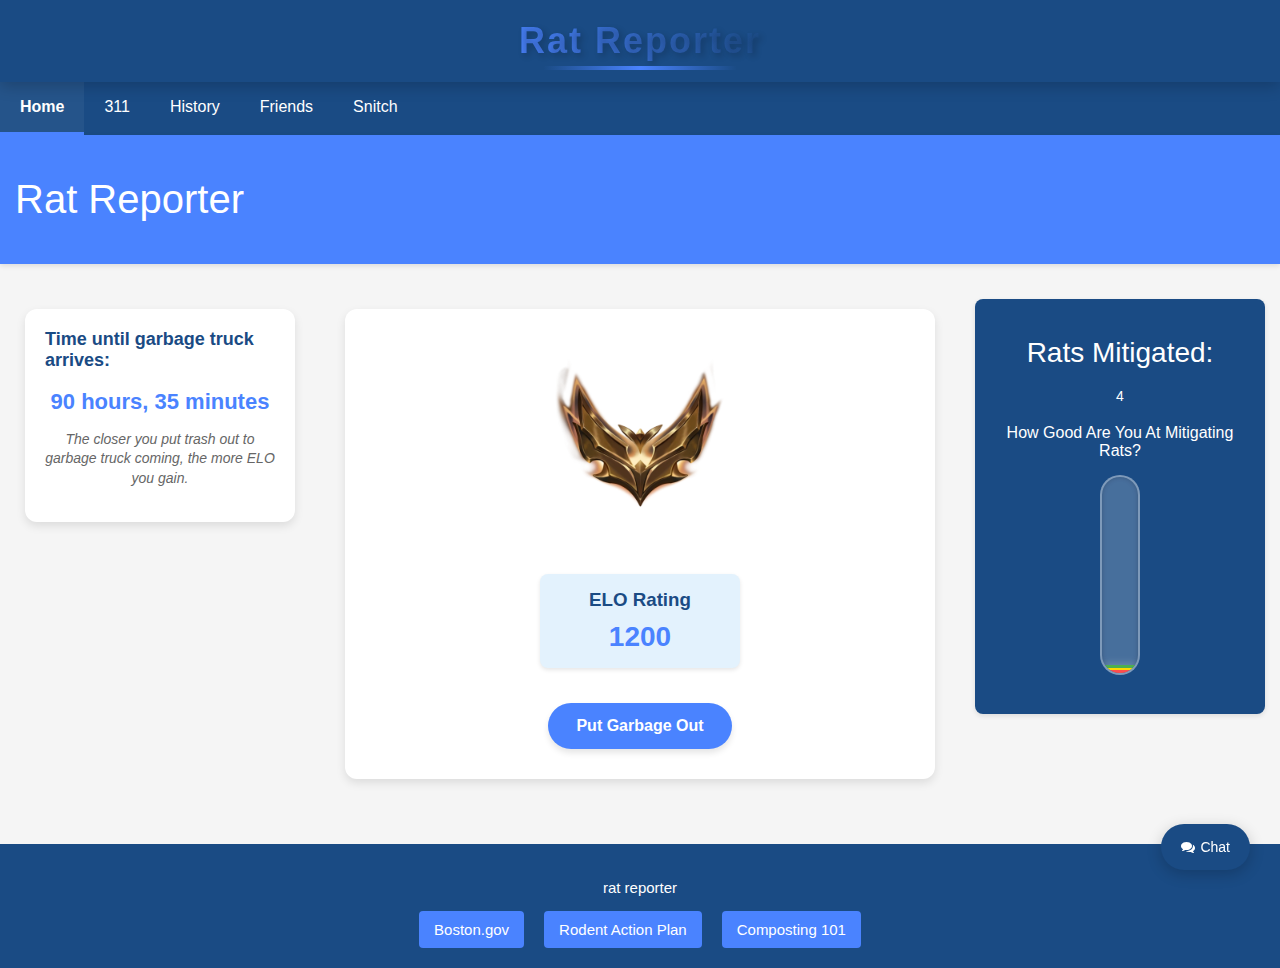
<file: index.html>
<!DOCTYPE html>
<html>
<head>
  <title>rat reporter</title>
  <link rel="icon" type="image/x-icon" href="favicon.ico">
  <meta name="viewport" content="width=device-width, initial-scale=1.0">
  <link rel="stylesheet" href="https://cdnjs.cloudflare.com/ajax/libs/font-awesome/4.7.0/css/font-awesome.min.css">
  <link rel="stylesheet" href="exp.css">

<body>
  <div class="header">
    <h1 class="app-title">Rat Reporter</h1>
  </div>
  <div class="topnav" id="myTopnav">
    <a href="index.html" class="active">Home</a> 
    <a href="311tab.html">311</a>
    <a href="history.html">History</a>
    <a href="friends.html">Friends</a>
    <a href="snitch.html">Snitch</a>
    <a href="javascript:void(0);" class="icon" onclick="myFunction()">&#9776;</a>
  </div>

  <div class="header2">
    <h1>Rat Reporter</h1>
  </div>

  <div class="row">
    <div class="col-3 col-s-3 menu">
      <div class="garbage-timer">
        <h3>Time until garbage truck arrives:</h3>
        <p id="garbage-countdown"><span id="hours-remaining">Loading...</span></p>
        <p class="timer-note">The closer you put trash out to garbage truck coming, the more ELO you gain.</p>
      </div>
    </div>
  
    <div class="col-6 col-s-9 rank-container">
      <div class="rank-display">
        <img id="rank-icon" src="rank_icons/Season_2023_-_Silver.png" alt="Rank Icon" class="rank-img">
        <div class="elo-rating">
          <h3>ELO Rating</h3>
          <p id="elo-value">1200</p>
        </div>
        <button id="garbage-button" class="action-button">Put Garbage Out</button>
      </div>
    </div>

    <div class="col-3 col-s-12">
      <div class="aside">
        <h1>Rats Mitigated:</h1>
        <p id="rats-count">100000</p>
        
        <!-- Thermometer for rat mitigation progress -->
        <div class="thermometer-container">
          <h3>How Good Are You At Mitigating Rats?</h3>
          <div class="thermometer">
            <div class="thermometer-fill"></div>
            <div class="thermometer-markers">
              <span class="marker europe">Europe</span>
              <span class="marker boston">Boston</span>
              <span class="marker newyork">New York</span>
            </div>
          </div>
        </div>
        
        <div id="chat-popup" class="chat-button">
          <i class="fa fa-comments"></i> Chat
        </div>
      </div>
    </div>
  </div>
    
  

  



  <!-- ELO Gain Popup -->
  <div id="elo-popup" class="elo-popup">
    <div class="elo-popup-content">
      <span class="elo-close-button">&times;</span>
      <h2>Garbage Disposed!</h2>
      <div class="elo-gain-display">
        <img src="rank_icons/Season_2023_-_Gold.png" alt="Rank Up" class="elo-rank-img">
        <div class="elo-points">
          <h3>ELO Gained</h3>
          <p id="elo-gained-value">+25</p>
        </div>
      </div>
      <p id="elo-message">Thank you for disposing your garbage properly!</p>
    </div>
  </div>

  <!-- Camera Modal -->
  <div id="camera-modal" class="modal">
    <div class="modal-content">
      <span class="close-button">&times;</span>
      <h2>Take a Photo of Your Garbage</h2>
      <div class="camera-container">
        <video id="camera-view" autoplay playsinline></video>
        <canvas id="camera-canvas" style="display:none;"></canvas>
      </div>
      <div class="camera-controls">
        <button id="camera-capture">Take Photo</button>
        <button id="photo-save" disabled>Save Photo</button>
      </div>
    </div>
  </div>
  
  <!-- Trash Detection Results Modal -->
  <div id="detection-modal" class="modal">
    <div class="modal-content detection-content">
      <span class="close-button detection-close">&times;</span>
      <h2 id="detection-title">Trash Detection Results</h2>
      <div class="detection-container">
        <img id="detection-image" alt="Trash detection results">
      </div>
      <div id="detection-results">
        <div id="detection-status" class="detection-status"></div>
        <div class="detection-tabs">
          <button class="tab-button active" data-tab="trash-tab">Trash Items</button>
          <button class="tab-button" data-tab="all-tab">All Detections</button>
        </div>
        <div id="trash-tab" class="tab-content active">
          <h3>Trash Items</h3>
          <div id="trash-items" class="detection-items"></div>
        </div>
        <div id="all-tab" class="tab-content">
          <h3>All Detected Objects</h3>
          <div id="all-items" class="detection-items"></div>
        </div>
      </div>
      <div class="detection-controls">
        <button id="detection-confirm">Confirm & Save</button>
      </div>
    </div>
  </div>

  <style>
    /* Detection Modal Styles */
    .detection-content {
      max-width: 800px;
      padding: 20px;
    }
    
    .detection-container {
      width: 100%;
      max-height: 60vh;
      overflow: hidden;
      margin: 15px 0;
      border-radius: 8px;
      box-shadow: 0 2px 10px rgba(0,0,0,0.2);
    }
    
    #detection-image {
      width: 100%;
      height: auto;
      display: block;
    }
    
    .detection-status {
      padding: 15px;
      margin: 10px 0;
      border-radius: 8px;
      font-weight: bold;
      text-align: center;
      font-size: 18px;
    }
    
    .status-success {
      background-color: #d4edda;
      color: #155724;
      border: 1px solid #c3e6cb;
    }
    
    .status-error {
      background-color: #f8d7da;
      color: #721c24;
      border: 1px solid #f5c6cb;
    }
    
    .detection-tabs {
      display: flex;
      margin: 15px 0 5px;
      border-bottom: 1px solid #ddd;
    }
    
    .tab-button {
      background-color: #f8f9fa;
      border: 1px solid #ddd;
      border-bottom: none;
      padding: 8px 16px;
      margin-right: 5px;
      border-radius: 5px 5px 0 0;
      cursor: pointer;
      font-weight: bold;
      transition: background-color 0.2s;
    }
    
    .tab-button.active {
      background-color: var(--light-blue);
      border-color: var(--dark-blue);
      color: var(--dark-blue);
    }
    
    .tab-content {
      display: none;
      padding: 10px 0;
    }
    
    .tab-content.active {
      display: block;
    }
    
    .tab-content h3 {
      margin: 0 0 10px 0;
      color: var(--dark-blue);
      font-size: 16px;
    }
    
    .detection-items {
      margin: 5px 0 15px;
      max-height: 150px;
      overflow-y: auto;
    }
    
    .detection-item {
      display: flex;
      justify-content: space-between;
      align-items: center;
      padding: 8px 12px;
      margin: 5px 0;
      background-color: #f8f9fa;
      border-radius: 4px;
      border-left: 4px solid var(--dark-blue);
    }
    
    .detection-item.is-trash {
      border-left: 4px solid #28a745;
      background-color: #f0fff0;
    }
    
    .detection-item.not-trash {
      border-left: 4px solid #6c757d;
    }
    
    .detection-item-name {
      font-weight: bold;
    }
    
    .detection-item-confidence {
      background-color: var(--light-blue);
      padding: 3px 8px;
      border-radius: 12px;
      font-size: 14px;
    }
    
    .detection-controls {
      display: flex;
      justify-content: center;
      margin-top: 20px;
    }
    
    #detection-confirm {
      background-color: var(--dark-blue);
      color: white;
      border: none;
      padding: 12px 24px;
      border-radius: 8px;
      font-size: 16px;
      cursor: pointer;
      transition: background-color 0.3s;
    }
    
    #detection-confirm:hover {
      background-color: #0056b3;
    }
    
    /* ELO Popup Styles */
    .elo-popup {
      display: none;
      position: fixed;
      z-index: 2000;
      left: 0;
      top: 0;
      width: 100%;
      height: 100%;
      background-color: rgba(0,0,0,0.8);
      animation: fadeIn 0.3s ease-out;
    }
    
    .elo-popup-content {
      background-color: var(--white);
      margin: 10% auto;
      padding: 30px;
      width: 90%;
      max-width: 500px;
      border-radius: 12px;
      box-shadow: 0 10px 30px rgba(0,0,0,0.3);
      animation: bounceIn 0.5s ease-out;
      text-align: center;
    }
    
    @keyframes bounceIn {
      0% { transform: scale(0.3); opacity: 0; }
      50% { transform: scale(1.05); opacity: 0.9; }
      70% { transform: scale(0.9); }
      100% { transform: scale(1); opacity: 1; }
    }
    
    .elo-close-button {
      color: var(--dark-gray);
      float: right;
      font-size: 28px;
      font-weight: bold;
      cursor: pointer;
      transition: color var(--transition-speed);
      width: 40px;
      height: 40px;
      display: flex;
      align-items: center;
      justify-content: center;
      border-radius: 50%;
    }
    
    .elo-close-button:hover {
      color: var(--dark-blue);
      background-color: var(--light-gray);
    }
    
    .elo-gain-display {
      display: flex;
      flex-direction: column;
      align-items: center;
      margin: 20px 0;
    }
    
    .elo-rank-img {
      max-width: 120px;
      height: auto;
      margin-bottom: 15px;
      animation: pulse 2s infinite;
    }
    
    @keyframes pulse {
      0% { transform: scale(1); }
      50% { transform: scale(1.1); }
      100% { transform: scale(1); }
    }
    
    .elo-points {
      padding: 15px;
      background-color: var(--light-blue);
      border-radius: 8px;
      box-shadow: 0 2px 4px rgba(0,0,0,0.1);
      width: 200px;
    }
    
    .elo-points h3 {
      margin: 0 0 10px 0;
      color: var(--dark-blue);
    }
    
    #elo-gained-value {
      font-size: 32px;
      font-weight: bold;
      margin: 0;
      color: #27ae60;
      animation: fadeInUp 1s;
    }
    
    @keyframes fadeInUp {
      from { opacity: 0; transform: translateY(20px); }
      to { opacity: 1; transform: translateY(0); }
    }
    
    #elo-message {
      font-size: 18px;
      color: var(--dark-blue);
      margin: 20px 0 10px;
    }
  </style>
  
  <script>
    // API URL - change this to your backend URL when deployed
    const API_URL = 'http://localhost:5001/api';
    
    // Current user ID (in a real app, this would come from authentication)
    const CURRENT_USER_ID = 1;
    
    // Navigation function
    function myFunction() {
      var x = document.getElementById("myTopnav");
      if (x.className === "topnav") {
        x.className += " responsive";
      } else {
        x.className = "topnav";
      }
    }

    // Fetch garbage time from API
    async function updateGarbageTimer() {
      try {
        const response = await fetch(`${API_URL}/garbage-time`);
        const data = await response.json();
        
        const hours = Math.floor(data.hours_until_pickup);
        const minutes = Math.round((data.hours_until_pickup - hours) * 60);
        
        document.getElementById('hours-remaining').textContent = 
          `${hours} hours, ${minutes} minutes`;
          
        // Store for later use
        window.hoursUntilPickup = data.hours_until_pickup;
      } catch (error) {
        console.error('Error fetching garbage time:', error);
        // Fallback to client-side calculation if API fails
        calculateGarbageTimeLocally();
      }
    }
    
    // Fallback function for calculating garbage time locally
    function calculateGarbageTimeLocally() {
      const now = new Date();
      let nextTuesday = new Date();
      
      // Set to next Tuesday
      nextTuesday.setDate(now.getDate() + ((9 - now.getDay()) % 7));
      
      // Set to 1 PM
      nextTuesday.setHours(13, 0, 0, 0);
      
      // If it's already past 1 PM on Tuesday, go to next week
      if (now > nextTuesday) {
        nextTuesday.setDate(nextTuesday.getDate() + 7);
      }
      
      // Calculate difference in hours
      const diffMs = nextTuesday - now;
      const diffHrs = Math.floor(diffMs / (1000 * 60 * 60));
      const diffMins = Math.floor((diffMs % (1000 * 60 * 60)) / (1000 * 60));
      
      document.getElementById('hours-remaining').textContent = 
        `${diffHrs} hours, ${diffMins} minutes`;
        
      // Store for later use
      window.hoursUntilPickup = diffHrs + (diffMins / 60);
    }

    // Initialize garbage timer
    updateGarbageTimer();
    // Update every minute
    setInterval(updateGarbageTimer, 60000);

    // Calculate rats mitigated based on ELO
    function calculateRatsMitigated(eloRating) {
      return Math.max(0, Math.floor((eloRating - 1000) / 50));
    }
    
    // Update thermometer fill based on rats mitigated
    function updateThermometer(ratsMitigated) {
      // Set maximum rats for full thermometer (adjust as needed)
      const maxRats = 100;
      
      // Calculate fill percentage (capped at 100%)
      const fillPercentage = Math.min(100, (ratsMitigated / maxRats) * 100);
      
      // Update thermometer fill height
      document.querySelector('.thermometer-fill').style.height = `${fillPercentage}%`;
    }
    
    // Fetch user data from API
    async function loadUserData() {
      try {
        const response = await fetch(`${API_URL}/user/${CURRENT_USER_ID}`);
        if (!response.ok) {
          throw new Error('Failed to fetch user data');
        }
        
        const userData = await response.json();
        const eloRating = userData.elo_rating;
        
        // Update ELO display
        document.getElementById('elo-value').textContent = eloRating;
        
        // Calculate and update rats mitigated
        const ratsMitigated = calculateRatsMitigated(eloRating);
        document.getElementById('rats-count').textContent = ratsMitigated;
        
        // Update thermometer
        updateThermometer(ratsMitigated);
        
        // Update rank icon
        updateRankIcon(eloRating);
      } catch (error) {
        console.error('Error loading user data:', error);
        // Fallback to localStorage if API fails
        loadUserDataFromLocalStorage();
      }
    }
    
    // Fallback function for loading user data from localStorage
    function loadUserDataFromLocalStorage() {
      const savedElo = localStorage.getItem('userElo') || '1200';
      const eloRating = parseInt(savedElo);
      
      // Update ELO display
      document.getElementById('elo-value').textContent = savedElo;
      
      // Calculate and update rats mitigated
      const ratsMitigated = calculateRatsMitigated(eloRating);
      document.getElementById('rats-count').textContent = ratsMitigated;
      
      // Update thermometer
      updateThermometer(ratsMitigated);
      
      // Update rank icon
      updateRankIcon(eloRating);
    }

    // Chat popup functionality
    document.getElementById('chat-popup').addEventListener('click', function() {
      window.location.href = '311tab.html';
    });

    // Camera functionality
    const cameraModal = document.getElementById('camera-modal');
    const cameraView = document.getElementById('camera-view');
    const cameraCanvas = document.getElementById('camera-canvas');
    const captureButton = document.getElementById('camera-capture');
    const saveButton = document.getElementById('photo-save');
    const closeButton = document.querySelector('.close-button');
    let stream = null;
    let capturedPhoto = null;

    // Open camera modal
    document.getElementById('garbage-button').addEventListener('click', function() {
      cameraModal.style.display = 'block';
      startCamera();
    });

    // Close camera modal
    closeButton.addEventListener('click', function() {
      cameraModal.style.display = 'none';
      stopCamera();
    });

    // Start camera
    async function startCamera() {
      try {
        stream = await navigator.mediaDevices.getUserMedia({ video: true });
        cameraView.srcObject = stream;
        saveButton.disabled = true;
      } catch (err) {
        console.error("Error accessing camera: ", err);
        alert("Could not access camera. Please check permissions.");
      }
    }

    // Stop camera
    function stopCamera() {
      if (stream) {
        stream.getTracks().forEach(track => track.stop());
      }
    }

    // Capture photo
    captureButton.addEventListener('click', function() {
      const context = cameraCanvas.getContext('2d');
      cameraCanvas.width = cameraView.videoWidth;
      cameraCanvas.height = cameraView.videoHeight;
      context.drawImage(cameraView, 0, 0, cameraCanvas.width, cameraCanvas.height);
      capturedPhoto = cameraCanvas.toDataURL('image/png');
      saveButton.disabled = false;
    });

    // Save photo
    saveButton.addEventListener('click', async function() {
      if (!capturedPhoto) return;
      
      try {
        // First, detect trash in the image
        const detectionResponse = await fetch(`${API_URL}/photos/detect-trash`, {
          method: 'POST',
          headers: {
            'Content-Type': 'application/json'
          },
          body: JSON.stringify({
            photo: capturedPhoto
          })
        });
        
        if (!detectionResponse.ok) {
          throw new Error('Failed to analyze photo');
        }
        
        const detectionData = await detectionResponse.json();
        
        // Close camera modal
        cameraModal.style.display = 'none';
        stopCamera();
        
        // Show detection results
        showDetectionResults(detectionData, capturedPhoto);
      } catch (error) {
        console.error('Error analyzing photo:', error);
        
        // Fallback to direct upload if detection fails
        uploadPhotoDirectly();
      }
    });
    
    // Upload photo directly (fallback or after detection confirmation)
    async function uploadPhotoDirectly(detectionData = null) {
      try {
        // Calculate potential ELO gain
        const eloResponse = await fetch(`${API_URL}/photos/elo`, {
          method: 'POST',
          headers: {
            'Content-Type': 'application/json'
          },
          body: JSON.stringify({
            hours_until_pickup: window.hoursUntilPickup || 24,
            photo: capturedPhoto
          })
        });
        
        const eloData = await eloResponse.json();
        
        // Upload photo to API
        const uploadResponse = await fetch(`${API_URL}/photos/upload`, {
          method: 'POST',
          headers: {
            'Content-Type': 'application/json'
          },
          body: JSON.stringify({
            user_id: CURRENT_USER_ID,
            photo: capturedPhoto
          })
        });
        
        if (!uploadResponse.ok) {
          throw new Error('Failed to upload photo');
        }
        
        const photoData = await uploadResponse.json();
        
        // Update user's ELO
        await fetch(`${API_URL}/user/${CURRENT_USER_ID}/elo`, {
          method: 'PUT',
          headers: {
            'Content-Type': 'application/json'
          },
          body: JSON.stringify({
            elo_change: eloData.elo_gain
          })
        });
        
        // Reload user data to update UI
        await loadUserData();
        
        // Close detection modal if open
        document.getElementById('detection-modal').style.display = 'none';
        
        // Show ELO gain popup
        showEloPopup(eloData.elo_gain, eloData.message);
      } catch (error) {
        console.error('Error saving photo:', error);
        
        // Fallback to localStorage if API fails
        savePhotoToLocalStorage();
      }
    }
    
    // Show trash detection results
    function showDetectionResults(detectionData, originalPhoto) {
      const detectionModal = document.getElementById('detection-modal');
      const detectionImage = document.getElementById('detection-image');
      const detectionStatus = document.getElementById('detection-status');
      const trashItems = document.getElementById('trash-items');
      const allItems = document.getElementById('all-items');
      const detectionConfirm = document.getElementById('detection-confirm');
      const detectionTitle = document.getElementById('detection-title');
      const detectionClose = document.querySelector('.detection-close');
      const tabButtons = document.querySelectorAll('.tab-button');
      const tabContents = document.querySelectorAll('.tab-content');
      
      // Set image source (use annotated image if available, otherwise original)
      detectionImage.src = detectionData.annotated_image || originalPhoto;
      
      // Clear previous results
      detectionStatus.className = 'detection-status';
      trashItems.innerHTML = '';
      allItems.innerHTML = '';
      
      // Set status message
      if (detectionData.has_trash) {
        detectionStatus.textContent = 'Trash detected! You will receive ELO points.';
        detectionStatus.classList.add('status-success');
        detectionTitle.textContent = 'Trash Detection Results';
      } else {
        detectionStatus.textContent = 'No trash detected. No ELO points will be awarded.';
        detectionStatus.classList.add('status-error');
        detectionTitle.textContent = 'No Trash Detected';
      }
      
      // Add trash detection items
      if (detectionData.trash_detections && detectionData.trash_detections.length > 0) {
        detectionData.trash_detections.forEach(detection => {
          const item = document.createElement('div');
          item.className = 'detection-item is-trash';
          
          const name = document.createElement('span');
          name.className = 'detection-item-name';
          name.textContent = detection.class;
          
          const confidence = document.createElement('span');
          confidence.className = 'detection-item-confidence';
          confidence.textContent = `${Math.round(detection.confidence * 100)}%`;
          
          item.appendChild(name);
          item.appendChild(confidence);
          trashItems.appendChild(item);
        });
      } else if (detectionData.has_trash) {
        // If has_trash is true but no detections array
        const item = document.createElement('div');
        item.className = 'detection-item is-trash';
        item.textContent = 'Trash detected';
        trashItems.appendChild(item);
      } else {
        const item = document.createElement('div');
        item.className = 'detection-item';
        item.textContent = 'No trash items detected';
        trashItems.appendChild(item);
      }
      
      // Add all detection items
      if (detectionData.all_detections && detectionData.all_detections.length > 0) {
        detectionData.all_detections.forEach(detection => {
          const item = document.createElement('div');
          item.className = detection.is_trash ? 
            'detection-item is-trash' : 'detection-item not-trash';
          
          const name = document.createElement('span');
          name.className = 'detection-item-name';
          name.textContent = detection.class + (detection.is_trash ? ' (Trash)' : '');
          
          const confidence = document.createElement('span');
          confidence.className = 'detection-item-confidence';
          confidence.textContent = `${Math.round(detection.confidence * 100)}%`;
          
          item.appendChild(name);
          item.appendChild(confidence);
          allItems.appendChild(item);
        });
      } else {
        const item = document.createElement('div');
        item.className = 'detection-item';
        item.textContent = 'No objects detected';
        allItems.appendChild(item);
      }
      
      // Set up tab switching
      tabButtons.forEach(button => {
        button.addEventListener('click', function() {
          // Remove active class from all buttons and contents
          tabButtons.forEach(btn => btn.classList.remove('active'));
          tabContents.forEach(content => content.classList.remove('active'));
          
          // Add active class to clicked button and corresponding content
          this.classList.add('active');
          document.getElementById(this.dataset.tab).classList.add('active');
        });
      });
      
      // Show modal
      detectionModal.style.display = 'block';
      
      // Set up confirm button
      detectionConfirm.onclick = function() {
        uploadPhotoDirectly(detectionData);
      };
      
      // Close modal when clicking the close button
      detectionClose.onclick = function() {
        detectionModal.style.display = 'none';
      };
      
      // Close modal when clicking outside of it
      window.onclick = function(event) {
        if (event.target == detectionModal) {
          detectionModal.style.display = 'none';
        }
      };
    }
    
    // Fallback function for saving photo to localStorage
    function savePhotoToLocalStorage() {
      // Save to local storage
      const timestamp = new Date().toISOString();
      const photos = JSON.parse(localStorage.getItem('garbagePhotos') || '[]');
      photos.push({
        id: Date.now(),
        data: capturedPhoto,
        timestamp: timestamp
      });
      localStorage.setItem('garbagePhotos', JSON.stringify(photos));
      
      // Update ELO based on timing
      updateEloForGarbageDisposal();
      
      // Close modal
      cameraModal.style.display = 'none';
      stopCamera();
      
      // Show ELO gain popup
      const eloGain = calculateEloGainBasedOnTiming();
      showEloPopup(eloGain, "Thank you for disposing your garbage properly!");
    }
    
    // Calculate ELO gain based on timing
    function calculateEloGainBasedOnTiming() {
      const hoursUntilPickup = window.hoursUntilPickup || 24;
      
      if (hoursUntilPickup <= 2) {
        return 50; // Very close to pickup time
      } else if (hoursUntilPickup <= 12) {
        return 30; // Same day
      } else if (hoursUntilPickup <= 24) {
        return 15; // Day before
      } else {
        return 5; // Way too early
      }
    }
    
    // Show ELO gain popup
    function showEloPopup(eloGain, message) {
      const popup = document.getElementById('elo-popup');
      const eloGainedValue = document.getElementById('elo-gained-value');
      const eloMessage = document.getElementById('elo-message');
      const eloCloseButton = document.querySelector('.elo-close-button');
      
      // Set values
      eloGainedValue.textContent = `+${eloGain}`;
      eloMessage.textContent = message;
      
      // Show popup
      popup.style.display = 'block';
      
      // Close popup when clicking the close button
      eloCloseButton.onclick = function() {
        popup.style.display = 'none';
      };
      
      // Close popup when clicking outside of it
      window.onclick = function(event) {
        if (event.target == popup) {
          popup.style.display = 'none';
        }
      };
      
      // Auto-close after 5 seconds
      setTimeout(function() {
        popup.style.display = 'none';
      }, 5000);
    }

    // ELO calculation based on garbage timing (fallback function)
    function updateEloForGarbageDisposal() {
      // Get current ELO
      let currentElo = parseInt(document.getElementById('elo-value').textContent);
      
      // Calculate bonus based on timing
      const hoursUntilPickup = window.hoursUntilPickup || 24;
      
      // More points for putting garbage out closer to pickup time
      let eloBonus = 0;
      if (hoursUntilPickup <= 2) {
        eloBonus = 50; // Very close to pickup time
      } else if (hoursUntilPickup <= 12) {
        eloBonus = 30; // Same day
      } else if (hoursUntilPickup <= 24) {
        eloBonus = 15; // Day before
      } else {
        eloBonus = 5; // Way too early
      }
      
      // Update ELO
      currentElo += eloBonus;
      document.getElementById('elo-value').textContent = currentElo;
      localStorage.setItem('userElo', currentElo);
      
      // Calculate and update rats mitigated
      const ratsMitigated = calculateRatsMitigated(currentElo);
      document.getElementById('rats-count').textContent = ratsMitigated;
      
      // Update thermometer
      updateThermometer(ratsMitigated);
      
      // Update rank based on new ELO
      updateRankIcon(currentElo);
    }

    // Update rank icon based on ELO
    function updateRankIcon(elo) {
      let rankIcon = '';
      
      if (elo < 800) {
        rankIcon = 'Season_2023_-_Iron.png';
      } else if (elo < 1200) {
        rankIcon = 'Season_2023_-_Silver.png';
      } else if (elo < 1600) {
        rankIcon = 'Season_2023_-_Gold.png';
      } else if (elo < 2000) {
        rankIcon = 'Season_2023_-_Platinum.png';
      } else if (elo < 2400) {
        rankIcon = 'Season_2023_-_Emerald.png';
      } else if (elo < 2800) {
        rankIcon = 'Season_2023_-_Challenger.png';
      } else {
        rankIcon = 'Season_2023_-_Grandmaster.png';
      }
      
      document.getElementById('rank-icon').src = 'rank_icons/' + rankIcon;
    }

    // Load user data on page load
    window.addEventListener('load', function() {
      loadUserData();
    });
  </script>
    
  <footer>
    <p>rat reporter</p>
    <div class="footer-links">
      <a href="https://www.boston.gov/" class="footer-button" target="_blank">Boston.gov</a>
      <a href="https://www.boston.gov/departments/inspectional-services/boston-rodent-action-plan" class="footer-button" target="_blank">Rodent Action Plan</a>
      <a href="https://www.nrdc.org/stories/composting-101" class="footer-button" target="_blank">Composting 101</a>
    </div>
  </footer>
</body>
</html>
</file>
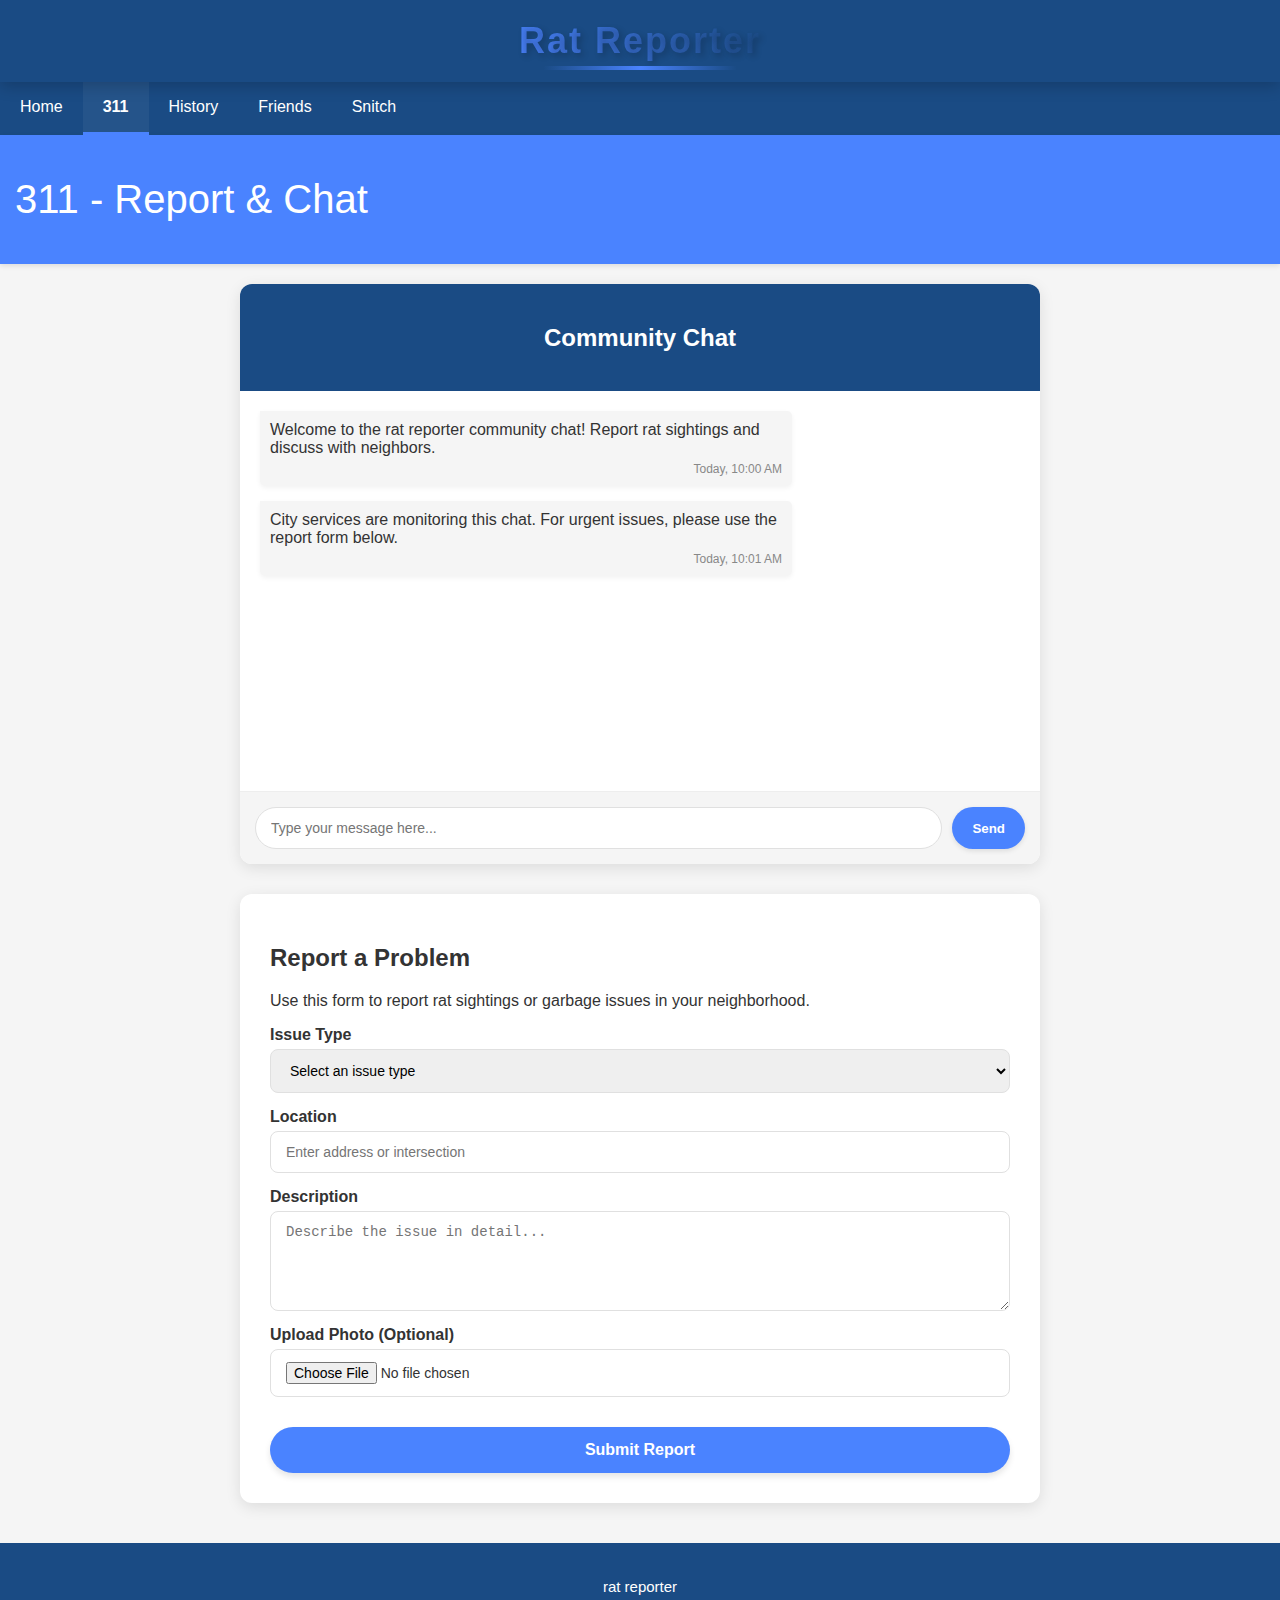
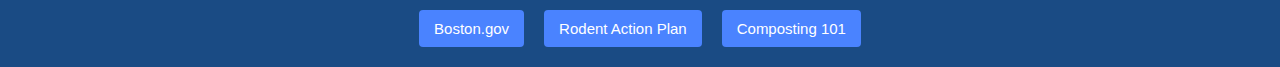
<file: 311tab.html>
<!DOCTYPE html>
<html>
<head>
  <title>Rat Reporter - 311 Tab</title>
  <link rel="icon" type="image/x-icon" href="favicon.ico">
  <meta name="viewport" content="width=device-width, initial-scale=1.0">
  <link rel="stylesheet" href="https://cdnjs.cloudflare.com/ajax/libs/font-awesome/4.7.0/css/font-awesome.min.css">
  <link rel="stylesheet" href="exp.css">
  <style>
    .chat-container {
      max-width: 800px;
      margin: 20px auto;
      background-color: var(--white);
      border-radius: 12px;
      box-shadow: 0 4px 15px rgba(0,0,0,0.1);
      overflow: hidden;
      transition: transform var(--transition-speed);
    }
    
    .chat-container:hover {
      transform: translateY(-5px);
    }
    
    .chat-header {
      background-color: var(--dark-blue);
      color: var(--white);
      padding: 20px;
      text-align: center;
    }
    
    .chat-messages {
      height: 400px;
      padding: 20px;
      overflow-y: auto;
      background-color: var(--white);
    }
    
    .message {
      margin-bottom: 15px;
      padding: 10px;
      border-radius: 5px;
      max-width: 70%;
      word-wrap: break-word;
    }
    
    .user-message {
      background-color: var(--light-blue);
      margin-left: auto;
      border-top-right-radius: 0;
      box-shadow: 0 2px 5px rgba(0,0,0,0.05);
      transition: transform var(--transition-speed);
    }
    
    .user-message:hover {
      transform: translateY(-2px);
    }
    
    .system-message {
      background-color: var(--light-gray);
      margin-right: auto;
      border-top-left-radius: 0;
      box-shadow: 0 2px 5px rgba(0,0,0,0.05);
      transition: transform var(--transition-speed);
    }
    
    .system-message:hover {
      transform: translateY(-2px);
    }
    
    .message-time {
      font-size: 12px;
      color: #888;
      margin-top: 5px;
      text-align: right;
    }
    
    .chat-input {
      display: flex;
      padding: 15px;
      background-color: var(--light-gray);
      border-top: 1px solid #eee;
    }
    
    .chat-input input {
      flex: 1;
      padding: 12px 15px;
      border: 1px solid var(--gray);
      border-radius: 50px;
      margin-right: 10px;
      transition: all var(--transition-speed);
      font-size: 14px;
    }
    
    .chat-input input:focus {
      outline: none;
      border-color: var(--medium-blue);
      box-shadow: 0 0 0 2px rgba(74, 131, 255, 0.2);
    }
    
    .chat-input button {
      background-color: var(--medium-blue);
      color: white;
      border: none;
      padding: 12px 20px;
      border-radius: 50px;
      cursor: pointer;
      font-weight: 600;
      transition: all var(--transition-speed);
      box-shadow: 0 2px 5px rgba(0,0,0,0.1);
    }
    
    .chat-input button:hover {
      background-color: #3a73ef;
      transform: translateY(-2px);
      box-shadow: 0 4px 8px rgba(0,0,0,0.15);
    }
    
    .chat-input button:active {
      transform: translateY(1px);
    }
    
    .report-section {
      margin: 30px auto;
      max-width: 800px;
      padding: 30px;
      background-color: var(--white);
      border-radius: 12px;
      box-shadow: 0 4px 15px rgba(0,0,0,0.1);
      transition: transform var(--transition-speed);
    }
    
    .report-section:hover {
      transform: translateY(-5px);
    }
    
    .report-form {
      display: grid;
      grid-gap: 15px;
    }
    
    .form-group {
      display: flex;
      flex-direction: column;
    }
    
    .form-group label {
      margin-bottom: 5px;
      font-weight: bold;
    }
    
    .form-group input, 
    .form-group textarea, 
    .form-group select {
      padding: 12px 15px;
      border: 1px solid var(--gray);
      border-radius: 8px;
      transition: all var(--transition-speed);
      font-size: 14px;
    }
    
    .form-group input:focus, 
    .form-group textarea:focus, 
    .form-group select:focus {
      outline: none;
      border-color: var(--medium-blue);
      box-shadow: 0 0 0 2px rgba(74, 131, 255, 0.2);
    }
    
    .form-group textarea {
      min-height: 100px;
    }
    
    .submit-button {
      background-color: var(--medium-blue);
      color: white;
      border: none;
      padding: 14px 24px;
      border-radius: 50px;
      cursor: pointer;
      font-size: 16px;
      font-weight: 600;
      margin-top: 15px;
      transition: all var(--transition-speed);
      box-shadow: 0 4px 6px rgba(0,0,0,0.1);
    }
    
    .submit-button:hover {
      background-color: #3a73ef;
      transform: translateY(-3px);
      box-shadow: 0 6px 12px rgba(0,0,0,0.15);
    }
    
    .submit-button:active {
      transform: translateY(1px);
      box-shadow: 0 2px 4px rgba(0,0,0,0.1);
    }
  </style>
</head>

<body>
  <div class="header">
    <h1 class="app-title">Rat Reporter</h1>
  </div>
  <div class="topnav" id="myTopnav">
    <a href="index.html">Home</a> 
    <a href="311tab.html" class="active">311</a>
    <a href="history.html">History</a>
    <a href="friends.html">Friends</a>
    <a href="snitch.html">Snitch</a>
    <a href="javascript:void(0);" class="icon" onclick="myFunction()">&#9776;</a>
  </div>

  <div class="header2">
    <h1>311 - Report & Chat</h1>
  </div>

  <div class="chat-container">
    <div class="chat-header">
      <h2>Community Chat</h2>
    </div>
    <div class="chat-messages" id="chat-messages">
      <div class="message system-message">
        <div class="message-content">Welcome to the rat reporter community chat! Report rat sightings and discuss with neighbors.</div>
        <div class="message-time">Today, 10:00 AM</div>
      </div>
      <div class="message system-message">
        <div class="message-content">City services are monitoring this chat. For urgent issues, please use the report form below.</div>
        <div class="message-time">Today, 10:01 AM</div>
      </div>
    </div>
    <div class="chat-input">
      <input type="text" id="message-input" placeholder="Type your message here...">
      <button id="send-button">Send</button>
    </div>
  </div>

  <div class="report-section">
    <h2>Report a Problem</h2>
    <p>Use this form to report rat sightings or garbage issues in your neighborhood.</p>
    
    <form class="report-form" id="report-form">
      <div class="form-group">
        <label for="report-type">Issue Type</label>
        <select id="report-type" required>
          <option value="">Select an issue type</option>
          <option value="rat-sighting">Rat Sighting</option>
          <option value="garbage-issue">Garbage Issue</option>
          <option value="property-damage">Property Damage</option>
          <option value="other">Other</option>
        </select>
      </div>
      
      <div class="form-group">
        <label for="location">Location</label>
        <input type="text" id="location" placeholder="Enter address or intersection" required>
      </div>
      
      <div class="form-group">
        <label for="description">Description</label>
        <textarea id="description" placeholder="Describe the issue in detail..." required></textarea>
      </div>
      
      <div class="form-group">
        <label for="photo-upload">Upload Photo (Optional)</label>
        <input type="file" id="photo-upload" accept="image/*">
      </div>
      
      <button type="submit" class="submit-button">Submit Report</button>
    </form>
  </div>

  <script>
    // API URL - change this to your backend URL when deployed
    const API_URL = 'http://localhost:5001/api';
    
    // Current user ID (in a real app, this would come from authentication)
    const CURRENT_USER_ID = 1;
    
    // Navigation function
    function myFunction() {
      var x = document.getElementById("myTopnav");
      if (x.className === "topnav") {
        x.className += " responsive";
      } else {
        x.className = "topnav";
      }
    }

    // Chat functionality
    const messageInput = document.getElementById('message-input');
    const sendButton = document.getElementById('send-button');
    const chatMessages = document.getElementById('chat-messages');
    
    // Load existing messages from API
    async function loadMessages() {
      try {
        const response = await fetch(`${API_URL}/chat/messages`);
        if (!response.ok) {
          throw new Error('Failed to fetch messages');
        }
        
        const messages = await response.json();
        
        // Clear existing messages
        chatMessages.innerHTML = '';
        
        // Display messages
        messages.forEach(msg => {
          const messageDiv = document.createElement('div');
          messageDiv.className = `message ${msg.is_system_message ? 'system' : 'user'}-message`;
          
          const contentDiv = document.createElement('div');
          contentDiv.className = 'message-content';
          contentDiv.textContent = msg.message;
          
          const timeDiv = document.createElement('div');
          timeDiv.className = 'message-time';
          
          // Format timestamp
          const msgDate = new Date(msg.timestamp);
          const formattedDate = msgDate.toLocaleDateString() + ' ' + 
                               msgDate.toLocaleTimeString([], { hour: '2-digit', minute: '2-digit' });
          
          timeDiv.textContent = formattedDate;
          
          messageDiv.appendChild(contentDiv);
          messageDiv.appendChild(timeDiv);
          chatMessages.appendChild(messageDiv);
        });
        
        // Scroll to bottom of chat
        chatMessages.scrollTop = chatMessages.scrollHeight;
      } catch (error) {
        console.error('Error loading messages:', error);
        
        // Fallback to localStorage if API fails
        loadMessagesFromLocalStorage();
      }
    }
    
    // Fallback function for loading messages from localStorage
    function loadMessagesFromLocalStorage() {
      const savedMessages = JSON.parse(localStorage.getItem('chatMessages') || '[]');
      
      savedMessages.forEach(msg => {
        const messageDiv = document.createElement('div');
        messageDiv.className = `message ${msg.type}-message`;
        
        const contentDiv = document.createElement('div');
        contentDiv.className = 'message-content';
        contentDiv.textContent = msg.content;
        
        const timeDiv = document.createElement('div');
        timeDiv.className = 'message-time';
        timeDiv.textContent = msg.time;
        
        messageDiv.appendChild(contentDiv);
        messageDiv.appendChild(timeDiv);
        chatMessages.appendChild(messageDiv);
      });
      
      // Scroll to bottom of chat
      chatMessages.scrollTop = chatMessages.scrollHeight;
    }
    
    // Send a new message
    async function sendMessage() {
      const messageText = messageInput.value.trim();
      if (!messageText) return;
      
      try {
        // Send message to API
        const response = await fetch(`${API_URL}/chat/messages`, {
          method: 'POST',
          headers: {
            'Content-Type': 'application/json'
          },
          body: JSON.stringify({
            user_id: CURRENT_USER_ID,
            message: messageText
          })
        });
        
        if (!response.ok) {
          throw new Error('Failed to send message');
        }
        
        const result = await response.json();
        
        // Display user message
        const now = new Date();
        const timeString = now.toLocaleTimeString([], { hour: '2-digit', minute: '2-digit' });
        
        const messageDiv = document.createElement('div');
        messageDiv.className = 'message user-message';
        
        const contentDiv = document.createElement('div');
        contentDiv.className = 'message-content';
        contentDiv.textContent = messageText;
        
        const timeDiv = document.createElement('div');
        timeDiv.className = 'message-time';
        timeDiv.textContent = `Today, ${timeString}`;
        
        messageDiv.appendChild(contentDiv);
        messageDiv.appendChild(timeDiv);
        chatMessages.appendChild(messageDiv);
        
        // Clear input and scroll to bottom
        messageInput.value = '';
        chatMessages.scrollTop = chatMessages.scrollHeight;
        
        // Display system response
        setTimeout(() => {
          const responseDiv = document.createElement('div');
          responseDiv.className = 'message system-message';
          
          const responseContent = document.createElement('div');
          responseContent.className = 'message-content';
          responseContent.textContent = result.system_response.message;
          
          const responseTime = document.createElement('div');
          responseTime.className = 'message-time';
          responseTime.textContent = `Today, ${new Date().toLocaleTimeString([], { hour: '2-digit', minute: '2-digit' })}`;
          
          responseDiv.appendChild(responseContent);
          responseDiv.appendChild(responseTime);
          chatMessages.appendChild(responseDiv);
          
          chatMessages.scrollTop = chatMessages.scrollHeight;
        }, 500);
      } catch (error) {
        console.error('Error sending message:', error);
        
        // Fallback to localStorage if API fails
        sendMessageToLocalStorage(messageText);
      }
    }
    
    // Fallback function for sending message to localStorage
    function sendMessageToLocalStorage(messageText) {
      const now = new Date();
      const timeString = now.toLocaleTimeString([], { hour: '2-digit', minute: '2-digit' });
      
      // Create message element
      const messageDiv = document.createElement('div');
      messageDiv.className = 'message user-message';
      
      const contentDiv = document.createElement('div');
      contentDiv.className = 'message-content';
      contentDiv.textContent = messageText;
      
      const timeDiv = document.createElement('div');
      timeDiv.className = 'message-time';
      timeDiv.textContent = `Today, ${timeString}`;
      
      messageDiv.appendChild(contentDiv);
      messageDiv.appendChild(timeDiv);
      chatMessages.appendChild(messageDiv);
      
      // Save to local storage
      const savedMessages = JSON.parse(localStorage.getItem('chatMessages') || '[]');
      savedMessages.push({
        content: messageText,
        time: `Today, ${timeString}`,
        type: 'user'
      });
      localStorage.setItem('chatMessages', JSON.stringify(savedMessages));
      
      // Clear input and scroll to bottom
      messageInput.value = '';
      chatMessages.scrollTop = chatMessages.scrollHeight;
      
      // Simulate response after a short delay
      setTimeout(() => {
        const responseDiv = document.createElement('div');
        responseDiv.className = 'message system-message';
        
        const responseContent = document.createElement('div');
        responseContent.className = 'message-content';
        responseContent.textContent = 'Thank you for your message. A city representative will respond shortly.';
        
        const responseTime = document.createElement('div');
        responseTime.className = 'message-time';
        responseTime.textContent = `Today, ${new Date().toLocaleTimeString([], { hour: '2-digit', minute: '2-digit' })}`;
        
        responseDiv.appendChild(responseContent);
        responseDiv.appendChild(responseTime);
        chatMessages.appendChild(responseDiv);
        
        // Save response to local storage
        savedMessages.push({
          content: 'Thank you for your message. A city representative will respond shortly.',
          time: `Today, ${new Date().toLocaleTimeString([], { hour: '2-digit', minute: '2-digit' })}`,
          type: 'system'
        });
        localStorage.setItem('chatMessages', JSON.stringify(savedMessages));
        
        chatMessages.scrollTop = chatMessages.scrollHeight;
      }, 1000);
    }
    
    // Event listeners
    sendButton.addEventListener('click', sendMessage);
    messageInput.addEventListener('keypress', function(e) {
      if (e.key === 'Enter') {
        sendMessage();
      }
    });
    
    // Report form submission
    document.getElementById('report-form').addEventListener('submit', async function(e) {
      e.preventDefault();
      
      const reportType = document.getElementById('report-type').value;
      const location = document.getElementById('location').value;
      const description = document.getElementById('description').value;
      
      try {
        // Send report as a chat message
        const reportMessage = `REPORT: ${reportType} at ${location}. ${description}`;
        
        await fetch(`${API_URL}/chat/messages`, {
          method: 'POST',
          headers: {
            'Content-Type': 'application/json'
          },
          body: JSON.stringify({
            user_id: CURRENT_USER_ID,
            message: reportMessage
          })
        });
        
        // Reset form
        document.getElementById('report-form').reset();
        
        // Show confirmation
        alert('Your report has been submitted. Thank you for helping keep our community clean!');
        
        // Reload messages to show the new report
        loadMessages();
      } catch (error) {
        console.error('Error submitting report:', error);
        
        // Fallback to localStorage if API fails
        const reports = JSON.parse(localStorage.getItem('reports') || '[]');
        reports.push({
          type: reportType,
          location: location,
          description: description,
          timestamp: new Date().toISOString(),
          status: 'Submitted'
        });
        localStorage.setItem('reports', JSON.stringify(reports));
        
        // Reset form
        document.getElementById('report-form').reset();
        
        // Show confirmation
        alert('Your report has been submitted. Thank you for helping keep our community clean!');
      }
    });
    
    // Load messages when page loads
    window.addEventListener('load', loadMessages);
  </script>
    
  <footer>
    <p>rat reporter</p>
    <div class="footer-links">
      <a href="https://www.boston.gov/" class="footer-button" target="_blank">Boston.gov</a>
      <a href="https://www.boston.gov/departments/inspectional-services/boston-rodent-action-plan" class="footer-button" target="_blank">Rodent Action Plan</a>
      <a href="https://www.nrdc.org/stories/composting-101" class="footer-button" target="_blank">Composting 101</a>
    </div>
  </footer>
</body>
</html>
</file>
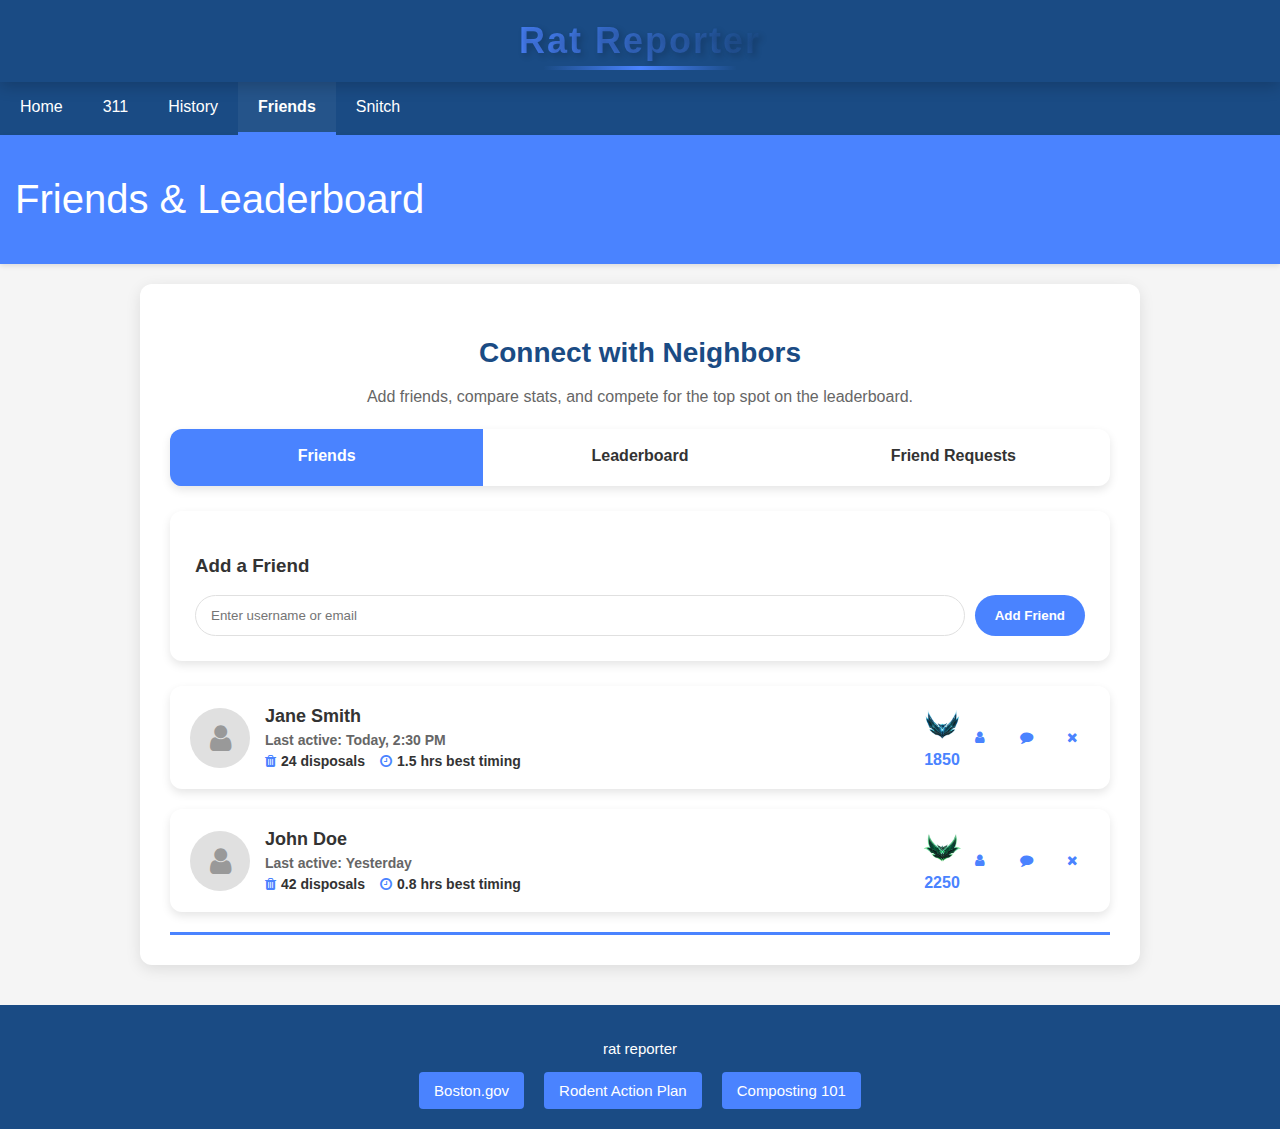
<file: friends.html>
<!DOCTYPE html>
<html>
<head>
  <title>Rat Reporter - Friends</title>
  <link rel="icon" type="image/x-icon" href="favicon.ico">
  <meta name="viewport" content="width=device-width, initial-scale=1.0">
  <link rel="stylesheet" href="https://cdnjs.cloudflare.com/ajax/libs/font-awesome/4.7.0/css/font-awesome.min.css">
  <link rel="stylesheet" href="exp.css">
  <style>
    .friends-container {
      max-width: 1000px;
      margin: 20px auto;
      padding: 30px;
      background-color: var(--white);
      border-radius: 12px;
      box-shadow: 0 4px 15px rgba(0,0,0,0.1);
    }
    
    .friends-header {
      margin-bottom: 20px;
      text-align: center;
    }
    
    .friends-header h2 {
      color: var(--dark-blue);
      margin-bottom: 15px;
      font-size: 28px;
    }
    
    .friends-header p {
      color: var(--dark-gray);
      font-size: 16px;
      line-height: 1.5;
    }
    
    .add-friend-section {
      background-color: var(--white);
      padding: 25px;
      border-radius: 12px;
      margin-bottom: 25px;
      box-shadow: 0 4px 10px rgba(0,0,0,0.1);
    }
    
    .add-friend-form {
      display: flex;
      gap: 10px;
    }
    
    .add-friend-form input {
      flex: 1;
      padding: 12px 15px;
      border: 1px solid var(--gray);
      border-radius: 50px;
    }
    
    .add-friend-form button {
      background-color: var(--medium-blue);
      color: white;
      border: none;
      padding: 12px 20px;
      border-radius: 50px;
      cursor: pointer;
      font-weight: 600;
    }
    
    .friends-list {
      margin-top: 20px;
    }
    
    .friend-card {
      display: flex;
      align-items: center;
      background-color: var(--white);
      padding: 20px;
      border-radius: 12px;
      margin-bottom: 20px;
      box-shadow: 0 4px 10px rgba(0,0,0,0.1);
    }
    
    .friend-avatar {
      width: 60px;
      height: 60px;
      border-radius: 50%;
      background-color: #e0e0e0;
      display: flex;
      align-items: center;
      justify-content: center;
      margin-right: 15px;
    }
    
    .friend-avatar i {
      font-size: 30px;
      color: #999;
    }
    
    .friend-info {
      flex: 1;
    }
    
    .friend-name {
      font-weight: bold;
      font-size: 18px;
      margin-bottom: 5px;
    }
    
    .friend-status {
      font-size: 14px;
      color: #666;
    }
    
    .friend-stats {
      display: flex;
      gap: 15px;
      margin-top: 5px;
    }
    
    .friend-stat {
      display: flex;
      align-items: center;
      font-size: 14px;
    }
    
    .friend-stat i {
      margin-right: 5px;
      color: var(--medium-blue);
    }
    
    .friend-actions {
      display: flex;
      gap: 10px;
    }
    
    .friend-action-btn {
      background-color: transparent;
      border: none;
      color: var(--medium-blue);
      cursor: pointer;
      padding: 8px;
      border-radius: 50%;
      width: 36px;
      height: 36px;
      display: flex;
      align-items: center;
      justify-content: center;
    }
    
    .friend-rank {
      display: flex;
      flex-direction: column;
      align-items: center;
      margin-left: 15px;
    }
    
    .friend-rank img {
      width: 40px;
      height: 40px;
      margin-bottom: 5px;
    }
    
    .friend-elo {
      font-weight: bold;
      color: var(--medium-blue);
      font-size: 16px;
    }
    
    .leaderboard-section {
      background-color: var(--white);
      padding: 25px;
      border-radius: 12px;
      margin-top: 30px;
      box-shadow: 0 4px 10px rgba(0,0,0,0.1);
    }
    
    .leaderboard-header {
      display: flex;
      justify-content: space-between;
      align-items: center;
      margin-bottom: 15px;
    }
    
    .leaderboard-title {
      font-size: 22px;
      font-weight: bold;
      color: var(--dark-blue);
    }
    
    .leaderboard-filter {
      display: flex;
      align-items: center;
    }
    
    .leaderboard-filter label {
      margin-right: 10px;
    }
    
    .leaderboard-filter select {
      padding: 8px 12px;
      border: 1px solid var(--gray);
      border-radius: 8px;
    }
    
    .leaderboard-table {
      width: 100%;
      border-collapse: collapse;
    }
    
    .leaderboard-table th,
    .leaderboard-table td {
      padding: 12px 15px;
      text-align: left;
      border-bottom: 1px solid #eee;
    }
    
    .leaderboard-table th {
      background-color: #f9f9f9;
      font-weight: bold;
      color: #333;
    }
    
    .leaderboard-rank {
      font-weight: bold;
      width: 50px;
    }
    
    .leaderboard-user {
      display: flex;
      align-items: center;
    }
    
    .leaderboard-avatar {
      width: 30px;
      height: 30px;
      border-radius: 50%;
      margin-right: 10px;
      background-color: #e0e0e0;
      display: flex;
      align-items: center;
      justify-content: center;
    }
    
    .leaderboard-avatar i {
      font-size: 16px;
      color: #999;
    }
    
    .leaderboard-name {
      font-weight: bold;
    }
    
    .highlight-row {
      background-color: var(--light-blue) !important;
    }
    
    .no-friends {
      text-align: center;
      padding: 50px 0;
      color: #666;
    }
    
    .no-friends i {
      font-size: 48px;
      margin-bottom: 15px;
      color: #ccc;
    }
    
    .tabs {
      display: flex;
      margin-bottom: 25px;
      background-color: var(--white);
      border-radius: 12px;
      overflow: hidden;
      box-shadow: 0 4px 10px rgba(0,0,0,0.1);
    }
    
    .tab {
      flex: 1;
      padding: 18px;
      text-align: center;
      cursor: pointer;
      font-weight: 600;
      position: relative;
    }
    
    .tab.active {
      background-color: var(--medium-blue);
      color: white;
    }
    
    .tab-content {
      display: none;
    }
    
    .tab-content.active {
      display: block;
    }
  </style>
</head>

<body>
  <div class="header">
    <h1 class="app-title">Rat Reporter</h1>
  </div>
  <div class="topnav" id="myTopnav">
    <a href="index.html">Home</a> 
    <a href="311tab.html">311</a>
    <a href="history.html">History</a>
    <a href="friends.html" class="active">Friends</a>
    <a href="snitch.html">Snitch</a>
    <a href="javascript:void(0);" class="icon" onclick="myFunction()">&#9776;</a>
  </div>

  <div class="header2">
    <h1>Friends & Leaderboard</h1>
  </div>

  <div class="friends-container">
    <div class="friends-header">
      <h2>Connect with Neighbors</h2>
      <p>Add friends, compare stats, and compete for the top spot on the leaderboard.</p>
    </div>
    
    <div class="tabs">
      <div class="tab active" data-tab="friends">Friends</div>
      <div class="tab" data-tab="leaderboard">Leaderboard</div>
      <div class="tab" data-tab="requests">Friend Requests</div>
    </div>
    
    <div id="friends-tab" class="tab-content active">
      <div class="add-friend-section">
        <h3>Add a Friend</h3>
        <form class="add-friend-form" id="add-friend-form">
          <input type="text" id="friend-username" placeholder="Enter username or email" required>
          <button type="submit">Add Friend</button>
        </form>
      </div>
      
      <div class="friends-list" id="friends-list">
        <!-- Friends will be dynamically added here -->
        <div class="friend-card">
          <div class="friend-avatar">
            <i class="fa fa-user"></i>
          </div>
          <div class="friend-info">
            <div class="friend-name">Jane Smith</div>
            <div class="friend-status">Last active: Today, 2:30 PM</div>
            <div class="friend-stats">
              <div class="friend-stat">
                <i class="fa fa-trash"></i> 24 disposals
              </div>
              <div class="friend-stat">
                <i class="fa fa-clock-o"></i> 1.5 hrs best timing
              </div>
            </div>
          </div>
          <div class="friend-rank">
            <img src="rank_icons/Season_2023_-_Platinum.png" alt="Rank">
            <div class="friend-elo">1850</div>
          </div>
          <div class="friend-actions">
            <button class="friend-action-btn" title="View Profile">
              <i class="fa fa-user"></i>
            </button>
            <button class="friend-action-btn" title="Send Message">
              <i class="fa fa-comment"></i>
            </button>
            <button class="friend-action-btn" title="Remove Friend">
              <i class="fa fa-times"></i>
            </button>
          </div>
        </div>
        
        <div class="friend-card">
          <div class="friend-avatar">
            <i class="fa fa-user"></i>
          </div>
          <div class="friend-info">
            <div class="friend-name">John Doe</div>
            <div class="friend-status">Last active: Yesterday</div>
            <div class="friend-stats">
              <div class="friend-stat">
                <i class="fa fa-trash"></i> 42 disposals
              </div>
              <div class="friend-stat">
                <i class="fa fa-clock-o"></i> 0.8 hrs best timing
              </div>
            </div>
          </div>
          <div class="friend-rank">
            <img src="rank_icons/Season_2023_-_Emerald.png" alt="Rank">
            <div class="friend-elo">2250</div>
          </div>
          <div class="friend-actions">
            <button class="friend-action-btn" title="View Profile">
              <i class="fa fa-user"></i>
            </button>
            <button class="friend-action-btn" title="Send Message">
              <i class="fa fa-comment"></i>
            </button>
            <button class="friend-action-btn" title="Remove Friend">
              <i class="fa fa-times"></i>
            </button>
          </div>
        </div>
      </div>
    </div>
    
    <div id="leaderboard-tab" class="tab-content">
      <div class="leaderboard-section">
        <div class="leaderboard-header">
          <div class="leaderboard-title">Neighborhood Leaderboard</div>
          <div class="leaderboard-filter">
            <label for="leaderboard-period">Time Period:</label>
            <select id="leaderboard-period">
              <option value="weekly">This Week</option>
              <option value="monthly">This Month</option>
              <option value="alltime" selected>All Time</option>
            </select>
          </div>
        </div>
        
        <table class="leaderboard-table">
          <thead>
            <tr>
              <th class="leaderboard-rank">Rank</th>
              <th>User</th>
              <th>ELO Rating</th>
              <th>Disposals</th>
              <th>Best Timing</th>
            </tr>
          </thead>
          <tbody id="leaderboard-body">
            <tr>
              <td class="leaderboard-rank">1</td>
              <td>
                <div class="leaderboard-user">
                  <div class="leaderboard-avatar">
                    <i class="fa fa-user"></i>
                  </div>
                  <div class="leaderboard-name">John Doe</div>
                </div>
              </td>
              <td>2250</td>
              <td>42</td>
              <td>0.8 hrs</td>
            </tr>
            <tr class="highlight-row">
              <td class="leaderboard-rank">2</td>
              <td>
                <div class="leaderboard-user">
                  <div class="leaderboard-avatar">
                    <i class="fa fa-user"></i>
                  </div>
                  <div class="leaderboard-name">Current User (You)</div>
                </div>
              </td>
              <td>1700</td>
              <td>20</td>
              <td>2.1 hrs</td>
            </tr>
          </tbody>
        </table>
      </div>
    </div>
    
    <div id="requests-tab" class="tab-content">
      <div class="friends-list" id="friend-requests-list">
        <div class="friend-card">
          <div class="friend-avatar">
            <i class="fa fa-user"></i>
          </div>
          <div class="friend-info">
            <div class="friend-name">Robert Wilson</div>
            <div class="friend-status">Sent request 2 days ago</div>
          </div>
          <div class="friend-actions">
            <button class="friend-action-btn" title="Accept">
              <i class="fa fa-check"></i>
            </button>
            <button class="friend-action-btn" title="Reject">
              <i class="fa fa-times"></i>
            </button>
          </div>
        </div>
      </div>
    </div>
  </div>

  <script>
    // API URL - change this to your backend URL when deployed
    const API_URL = 'http://localhost:5001/api';
    
    // Current user ID (in a real app, this would come from authentication)
    const CURRENT_USER_ID = 1;
    
    // Navigation function
    function myFunction() {
      var x = document.getElementById("myTopnav");
      if (x.className === "topnav") {
        x.className += " responsive";
      } else {
        x.className = "topnav";
      }
    }

    // Tab switching
    const tabs = document.querySelectorAll('.tab');
    const tabContents = document.querySelectorAll('.tab-content');
    
    tabs.forEach(tab => {
      tab.addEventListener('click', function() {
        // Remove active class from all tabs and contents
        tabs.forEach(t => t.classList.remove('active'));
        tabContents.forEach(c => c.classList.remove('active'));
        
        // Add active class to clicked tab and corresponding content
        this.classList.add('active');
        document.getElementById(`${this.dataset.tab}-tab`).classList.add('active');
      });
    });
  </script>
  
  <footer>
    <p>rat reporter</p>
    <div class="footer-links">
      <a href="https://www.boston.gov/" class="footer-button" target="_blank">Boston.gov</a>
      <a href="https://www.boston.gov/departments/inspectional-services/boston-rodent-action-plan" class="footer-button" target="_blank">Rodent Action Plan</a>
      <a href="https://www.nrdc.org/stories/composting-101" class="footer-button" target="_blank">Composting 101</a>
    </div>
  </footer>
</body>
</html>
</file>
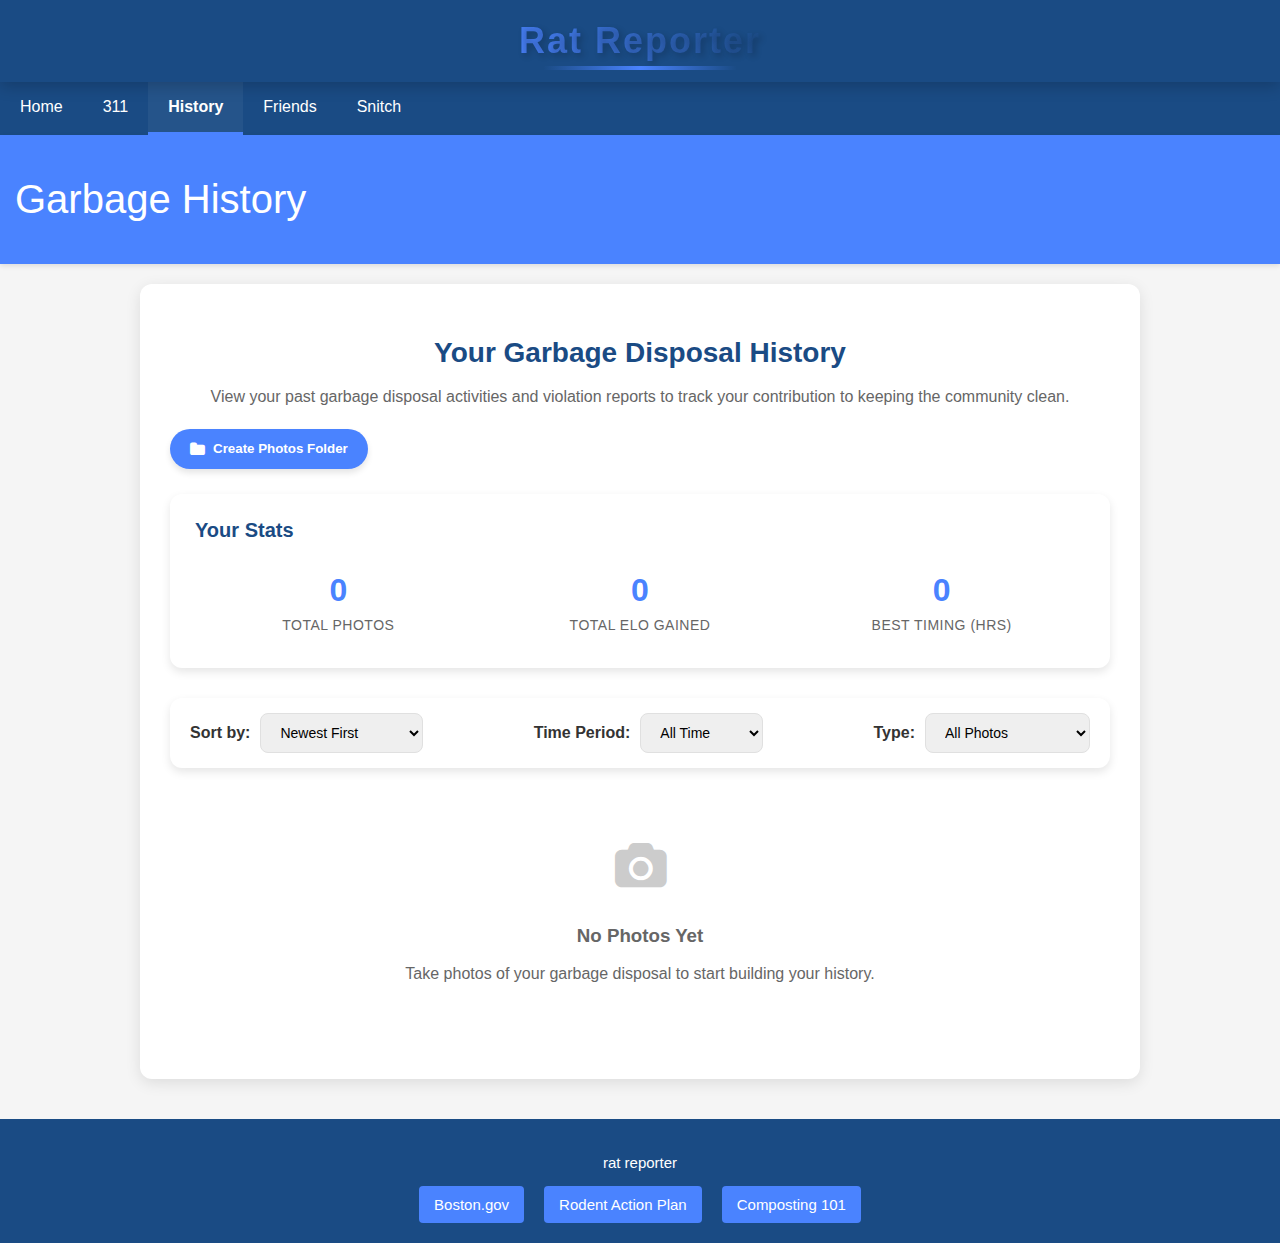
<file: history.html>
<!DOCTYPE html>
<html>
<head>
  <title>rat reporter - History</title>
  <link rel="icon" type="image/x-icon" href="favicon.ico">
  <meta name="viewport" content="width=device-width, initial-scale=1.0">
  <link rel="stylesheet" href="https://cdnjs.cloudflare.com/ajax/libs/font-awesome/4.7.0/css/font-awesome.min.css">
  <link rel="stylesheet" href="exp.css">
  <style>
    .history-container {
      max-width: 1000px;
      margin: 20px auto;
      padding: 30px;
      background-color: var(--white);
      border-radius: 12px;
      box-shadow: 0 4px 15px rgba(0,0,0,0.1);
    }
    
    .history-header {
      margin-bottom: 20px;
      text-align: center;
    }
    
    .history-header h2 {
      color: var(--dark-blue);
      margin-bottom: 15px;
      font-size: 28px;
    }
    
    .history-header p {
      color: var(--dark-gray);
      font-size: 16px;
      line-height: 1.5;
    }
    
    .photo-gallery {
      display: grid;
      grid-template-columns: repeat(auto-fill, minmax(250px, 1fr));
      grid-gap: 20px;
      margin-top: 20px;
    }
    
    .photo-card {
      background-color: var(--white);
      border-radius: 12px;
      overflow: hidden;
      box-shadow: 0 4px 10px rgba(0,0,0,0.1);
      transition: all var(--transition-speed);
    }
    
    .photo-card:hover {
      transform: translateY(-8px);
      box-shadow: 0 8px 20px rgba(0,0,0,0.15);
    }
    
    .photo-image {
      width: 100%;
      height: 200px;
      object-fit: cover;
      border-bottom: 1px solid #eee;
    }
    
    .photo-info {
      padding: 15px;
    }
    
    .photo-date {
      font-size: 14px;
      color: #666;
      margin-bottom: 5px;
    }
    
    .photo-elo {
      font-weight: bold;
      color: var(--medium-blue);
      font-size: 16px;
    }
    
    .no-photos {
      text-align: center;
      padding: 50px 0;
      color: #666;
    }
    
    .no-photos i {
      font-size: 48px;
      margin-bottom: 15px;
      color: #ccc;
    }
    
    .filter-controls {
      display: flex;
      justify-content: space-between;
      align-items: center;
      margin-bottom: 25px;
      padding: 15px 20px;
      background-color: var(--white);
      border-radius: 12px;
      box-shadow: 0 4px 10px rgba(0,0,0,0.1);
      transition: transform var(--transition-speed);
    }
    
    .filter-controls:hover {
      transform: translateY(-3px);
    }
    
    .filter-group {
      display: flex;
      align-items: center;
    }
    
    .filter-group label {
      margin-right: 10px;
      font-weight: bold;
    }
    
    .filter-group select {
      padding: 10px 15px;
      border: 1px solid var(--gray);
      border-radius: 8px;
      font-size: 14px;
      transition: all var(--transition-speed);
      cursor: pointer;
    }
    
    .filter-group select:focus {
      outline: none;
      border-color: var(--medium-blue);
      box-shadow: 0 0 0 2px rgba(74, 131, 255, 0.2);
    }
    
    .stats-card {
      background-color: var(--white);
      border-radius: 12px;
      padding: 25px;
      margin-bottom: 30px;
      box-shadow: 0 4px 10px rgba(0,0,0,0.1);
      transition: transform var(--transition-speed);
    }
    
    .stats-card:hover {
      transform: translateY(-5px);
    }
    
    .stats-card h3 {
      color: var(--dark-blue);
      margin-top: 0;
      margin-bottom: 20px;
      font-size: 20px;
    }
    
    .stats-grid {
      display: grid;
      grid-template-columns: repeat(auto-fit, minmax(150px, 1fr));
      grid-gap: 15px;
    }
    
    .stat-item {
      text-align: center;
      padding: 10px;
    }
    
    .stat-value {
      font-size: 32px;
      font-weight: bold;
      color: var(--medium-blue);
      margin-bottom: 8px;
    }
    
    .stat-label {
      font-size: 14px;
      color: var(--dark-gray);
      text-transform: uppercase;
      letter-spacing: 0.5px;
    }
    
    .create-folder-btn {
      background-color: var(--medium-blue);
      color: white;
      border: none;
      padding: 12px 20px;
      border-radius: 50px;
      cursor: pointer;
      margin-bottom: 25px;
      display: inline-flex;
      align-items: center;
      font-weight: 600;
      transition: all var(--transition-speed);
      box-shadow: 0 4px 6px rgba(0,0,0,0.1);
    }
    
    .create-folder-btn i {
      margin-right: 8px;
      font-size: 16px;
    }
    
    .create-folder-btn:hover {
      background-color: #3a73ef;
      transform: translateY(-3px);
      box-shadow: 0 6px 12px rgba(0,0,0,0.15);
    }
    
    .create-folder-btn:active {
      transform: translateY(1px);
      box-shadow: 0 2px 4px rgba(0,0,0,0.1);
    }
    
    /* Violation report styles */
    .violation-card {
      border: 2px solid #e74c3c;
    }
    
    .photo-badge {
      position: absolute;
      top: 10px;
      right: 10px;
      padding: 5px 10px;
      border-radius: 20px;
      font-size: 12px;
      font-weight: bold;
      color: white;
      z-index: 10;
    }
    
    .violation-card .photo-badge {
      background-color: #e74c3c;
    }
    
    .photo-card:not(.violation-card) .photo-badge {
      background-color: var(--medium-blue);
    }
    
    .photo-card {
      position: relative;
    }
    
    .violation-info {
      margin-top: 10px;
      padding-top: 10px;
      border-top: 1px solid #eee;
      font-size: 13px;
    }
    
    .violation-type {
      font-weight: bold;
      color: #e74c3c;
      margin-bottom: 3px;
    }
    
    .violation-location, .violation-comment {
      margin-bottom: 3px;
      color: #666;
    }
  </style>
</head>

<body>
  <div class="header">
    <h1 class="app-title">Rat Reporter</h1>
  </div>
  <div class="topnav" id="myTopnav">
    <a href="index.html">Home</a> 
    <a href="311tab.html">311</a>
    <a href="history.html" class="active">History</a>
    <a href="friends.html">Friends</a>
    <a href="snitch.html">Snitch</a>
    <a href="javascript:void(0);" class="icon" onclick="myFunction()">&#9776;</a>
  </div>

  <div class="header2">
    <h1>Garbage History</h1>
  </div>

  <div class="history-container">
    <div class="history-header">
      <h2>Your Garbage Disposal History</h2>
      <p>View your past garbage disposal activities and violation reports to track your contribution to keeping the community clean.</p>
    </div>
    
    <button id="create-photos-folder" class="create-folder-btn">
      <i class="fa fa-folder"></i> Create Photos Folder
    </button>
    
    <div class="stats-card">
      <h3>Your Stats</h3>
      <div class="stats-grid">
        <div class="stat-item">
          <div class="stat-value" id="total-photos">0</div>
          <div class="stat-label">Total Photos</div>
        </div>
        <div class="stat-item">
          <div class="stat-value" id="total-elo">0</div>
          <div class="stat-label">Total ELO Gained</div>
        </div>
        <div class="stat-item">
          <div class="stat-value" id="best-timing">0</div>
          <div class="stat-label">Best Timing (hrs)</div>
        </div>
      </div>
    </div>
    
    <div class="filter-controls">
      <div class="filter-group">
        <label for="sort-by">Sort by:</label>
        <select id="sort-by">
          <option value="newest">Newest First</option>
          <option value="oldest">Oldest First</option>
          <option value="elo-high">Highest ELO First</option>
          <option value="elo-low">Lowest ELO First</option>
        </select>
      </div>
      
      <div class="filter-group">
        <label for="time-filter">Time Period:</label>
        <select id="time-filter">
          <option value="all">All Time</option>
          <option value="week">Past Week</option>
          <option value="month">Past Month</option>
          <option value="year">Past Year</option>
        </select>
      </div>
      
      <div class="filter-group">
        <label for="type-filter">Type:</label>
        <select id="type-filter">
          <option value="all">All Photos</option>
          <option value="disposal">Garbage Disposal</option>
          <option value="violation">Violation Reports</option>
        </select>
      </div>
    </div>
    
    <div id="photo-gallery" class="photo-gallery">
      <!-- Photos will be dynamically added here -->
    </div>
    
    <div id="no-photos" class="no-photos">
      <i class="fa fa-camera"></i>
      <h3>No Photos Yet</h3>
      <p>Take photos of your garbage disposal to start building your history.</p>
    </div>
  </div>

  <script>
    // API URL - change this to your backend URL when deployed
    const API_URL = 'http://localhost:5001/api';
    
    // Current user ID (in a real app, this would come from authentication)
    const CURRENT_USER_ID = 1;
    
    // Navigation function
    function myFunction() {
      var x = document.getElementById("myTopnav");
      if (x.className === "topnav") {
        x.className += " responsive";
      } else {
        x.className = "topnav";
      }
    }

    // Create photos folder
    document.getElementById('create-photos-folder').addEventListener('click', function() {
      alert('In a real application, this would create a folder on your device to store photos. Photos are now stored on the server.');
    });
    
    // Load and display photos
    async function loadPhotos() {
      const photoGallery = document.getElementById('photo-gallery');
      const noPhotosMessage = document.getElementById('no-photos');
      const totalPhotosElement = document.getElementById('total-photos');
      const totalEloElement = document.getElementById('total-elo');
      const bestTimingElement = document.getElementById('best-timing');
      
      try {
        // Get user data from API
        const userResponse = await fetch(`${API_URL}/user/${CURRENT_USER_ID}`);
        if (!userResponse.ok) {
          throw new Error('Failed to fetch user data');
        }
        const userData = await userResponse.json();
        
        // Get photos from API
        const photosResponse = await fetch(`${API_URL}/photos/user/${CURRENT_USER_ID}`);
        if (!photosResponse.ok) {
          throw new Error('Failed to fetch photos');
        }
        const photos = await photosResponse.json();
        
        // Update stats
        totalPhotosElement.textContent = photos.length;
        
        // Calculate total ELO gained
        const totalElo = photos.reduce((sum, photo) => sum + photo.elo_gained, 0);
        totalEloElement.textContent = totalElo;
        
        // Get best timing from user data
        bestTimingElement.textContent = userData.best_timing || 0;
        
        // Clear gallery
        photoGallery.innerHTML = '';
        
        // Show/hide no photos message
        if (photos.length === 0) {
          noPhotosMessage.style.display = 'block';
          return;
        } else {
          noPhotosMessage.style.display = 'none';
        }
        
        // Sort photos based on selected option
        const sortBy = document.getElementById('sort-by').value;
        const sortedPhotos = [...photos];
        
        switch (sortBy) {
          case 'newest':
            sortedPhotos.sort((a, b) => new Date(b.timestamp) - new Date(a.timestamp));
            break;
          case 'oldest':
            sortedPhotos.sort((a, b) => new Date(a.timestamp) - new Date(b.timestamp));
            break;
          case 'elo-high':
            sortedPhotos.sort((a, b) => b.elo_gained - a.elo_gained);
            break;
          case 'elo-low':
            sortedPhotos.sort((a, b) => a.elo_gained - b.elo_gained);
            break;
        }
        
        // Filter photos based on time period
        const timeFilter = document.getElementById('time-filter').value;
        let filteredPhotos = sortedPhotos;
        
        if (timeFilter !== 'all') {
          const now = new Date();
          let cutoffDate;
          
          switch (timeFilter) {
            case 'week':
              cutoffDate = new Date(now.setDate(now.getDate() - 7));
              break;
            case 'month':
              cutoffDate = new Date(now.setMonth(now.getMonth() - 1));
              break;
            case 'year':
              cutoffDate = new Date(now.setFullYear(now.getFullYear() - 1));
              break;
          }
          
          filteredPhotos = sortedPhotos.filter(photo => new Date(photo.timestamp) >= cutoffDate);
        }
        
        // Display photos
        filteredPhotos.forEach(photo => {
          // Format date
          const photoDate = new Date(photo.timestamp);
          const formattedDate = photoDate.toLocaleDateString() + ' ' + 
                               photoDate.toLocaleTimeString([], { hour: '2-digit', minute: '2-digit' });
          
          // Create photo card
          const photoCard = document.createElement('div');
          photoCard.className = 'photo-card';
          
          if (photo.is_violation_report) {
            photoCard.classList.add('violation-card');
          }
          
          // Use the photo path from the API or fallback to localStorage
          const photoSrc = photo.photo_path ? 
            `${API_URL}/photos/${photo.photo_path.split('/').pop()}` : 
            (photo.data || 'https://via.placeholder.com/300x200?text=Photo+Not+Found');
          
          let photoInfo = `
            <div class="photo-date">${formattedDate}</div>
            <div class="photo-elo">+${photo.elo_gained} ELO gained</div>
          `;
          
          // Add violation details if applicable
          if (photo.is_violation_report) {
            const violationType = formatViolationType(photo.violation_type || 'other');
            photoInfo += `
              <div class="violation-info">
                <div class="violation-type">Type: ${violationType}</div>
                ${photo.location ? `<div class="violation-location">Location: ${photo.location}</div>` : ''}
                ${photo.comment ? `<div class="violation-comment">Comment: ${photo.comment}</div>` : ''}
              </div>
            `;
          }
          
          photoCard.innerHTML = `
            <div class="photo-badge">${photo.is_violation_report ? 'Violation Report' : 'Garbage Disposal'}</div>
            <img src="${photoSrc}" alt="${photo.is_violation_report ? 'Violation' : 'Garbage'} photo" class="photo-image">
            <div class="photo-info">
              ${photoInfo}
            </div>
          `;
          
          photoGallery.appendChild(photoCard);
        });
        
        // If filtered results are empty, show message
        if (filteredPhotos.length === 0) {
          noPhotosMessage.style.display = 'block';
          noPhotosMessage.querySelector('h3').textContent = 'No Photos Found';
          noPhotosMessage.querySelector('p').textContent = 'No photos match your current filter settings.';
        }
      } catch (error) {
        console.error('Error loading photos:', error);
        
        // Fallback to localStorage if API fails
        loadPhotosFromLocalStorage();
      }
    }
    
    // Fallback function for loading photos from localStorage
    function loadPhotosFromLocalStorage() {
      const photoGallery = document.getElementById('photo-gallery');
      const noPhotosMessage = document.getElementById('no-photos');
      const totalPhotosElement = document.getElementById('total-photos');
      const totalEloElement = document.getElementById('total-elo');
      const bestTimingElement = document.getElementById('best-timing');
      
      // Get photos from local storage
      const photos = JSON.parse(localStorage.getItem('garbagePhotos') || '[]');
      
      // Update stats
      totalPhotosElement.textContent = photos.length;
      
      // Calculate total ELO gained (for demo purposes, assume 20 ELO per photo)
      const totalElo = photos.length * 20;
      totalEloElement.textContent = totalElo;
      
      // For demo purposes, set a random "best timing"
      const bestTiming = photos.length > 0 ? Math.floor(Math.random() * 5) + 1 : 0;
      bestTimingElement.textContent = bestTiming;
      
      // Clear gallery
      photoGallery.innerHTML = '';
      
      // Show/hide no photos message
      if (photos.length === 0) {
        noPhotosMessage.style.display = 'block';
        return;
      } else {
        noPhotosMessage.style.display = 'none';
      }
      
      // Sort photos based on selected option
      const sortBy = document.getElementById('sort-by').value;
      const sortedPhotos = [...photos];
      
      switch (sortBy) {
        case 'newest':
          sortedPhotos.sort((a, b) => new Date(b.timestamp) - new Date(a.timestamp));
          break;
        case 'oldest':
          sortedPhotos.sort((a, b) => new Date(a.timestamp) - new Date(b.timestamp));
          break;
        case 'elo-high':
          // For demo, we'll use a random ELO value
          sortedPhotos.sort((a, b) => (b.elo || Math.random() * 50) - (a.elo || Math.random() * 50));
          break;
        case 'elo-low':
          sortedPhotos.sort((a, b) => (a.elo || Math.random() * 50) - (b.elo || Math.random() * 50));
          break;
      }
      
        // Apply time filter
        const timeFilter = document.getElementById('time-filter').value;
        let filteredPhotos = sortedPhotos;
        
        if (timeFilter !== 'all') {
          const now = new Date();
          let cutoffDate;
          
          switch (timeFilter) {
            case 'week':
              cutoffDate = new Date(now.setDate(now.getDate() - 7));
              break;
            case 'month':
              cutoffDate = new Date(now.setMonth(now.getMonth() - 1));
              break;
            case 'year':
              cutoffDate = new Date(now.setFullYear(now.getFullYear() - 1));
              break;
          }
          
          filteredPhotos = sortedPhotos.filter(photo => new Date(photo.timestamp) >= cutoffDate);
        }
        
        // Apply type filter
        const typeFilter = document.getElementById('type-filter').value;
        
        if (typeFilter !== 'all') {
          if (typeFilter === 'disposal') {
            filteredPhotos = filteredPhotos.filter(photo => !photo.is_violation_report);
          } else if (typeFilter === 'violation') {
            filteredPhotos = filteredPhotos.filter(photo => photo.is_violation_report);
          }
        }
      
      // Display photos
      filteredPhotos.forEach(photo => {
        // For demo purposes, generate a random ELO value if not present
        const eloGained = photo.elo || Math.floor(Math.random() * 50) + 5;
        
        // Format date
        const photoDate = new Date(photo.timestamp);
        const formattedDate = photoDate.toLocaleDateString() + ' ' + 
                             photoDate.toLocaleTimeString([], { hour: '2-digit', minute: '2-digit' });
        
        // Create photo card
        const photoCard = document.createElement('div');
        photoCard.className = 'photo-card';
        
        photoCard.innerHTML = `
          <img src="${photo.data}" alt="Garbage photo" class="photo-image">
          <div class="photo-info">
            <div class="photo-date">${formattedDate}</div>
            <div class="photo-elo">+${eloGained} ELO gained</div>
          </div>
        `;
        
        photoGallery.appendChild(photoCard);
      });
      
      // If filtered results are empty, show message
      if (filteredPhotos.length === 0) {
        noPhotosMessage.style.display = 'block';
        noPhotosMessage.querySelector('h3').textContent = 'No Photos Found';
        noPhotosMessage.querySelector('p').textContent = 'No photos match your current filter settings.';
      }
    }
    
    // Format violation type for display
    function formatViolationType(type) {
      switch(type) {
        case 'improper_disposal':
          return 'Improper Disposal';
        case 'unsecured_trash':
          return 'Unsecured Trash';
        case 'wrong_day':
          return 'Wrong Day Placement';
        case 'no_recycling':
          return 'No Recycling Separation';
        case 'overflowing':
          return 'Overflowing Containers';
        default:
          return 'Other Violation';
      }
    }
    
    // Event listeners for filters
    document.getElementById('sort-by').addEventListener('change', loadPhotos);
    document.getElementById('time-filter').addEventListener('change', loadPhotos);
    document.getElementById('type-filter').addEventListener('change', loadPhotos);
    
    // Load photos when page loads
    window.addEventListener('load', loadPhotos);
  </script>
    
  <footer>
    <p>rat reporter</p>
    <div class="footer-links">
      <a href="https://www.boston.gov/" class="footer-button" target="_blank">Boston.gov</a>
      <a href="https://www.boston.gov/departments/inspectional-services/boston-rodent-action-plan" class="footer-button" target="_blank">Rodent Action Plan</a>
      <a href="https://www.nrdc.org/stories/composting-101" class="footer-button" target="_blank">Composting 101</a>
    </div>
  </footer>
</body>
</html>
</file>
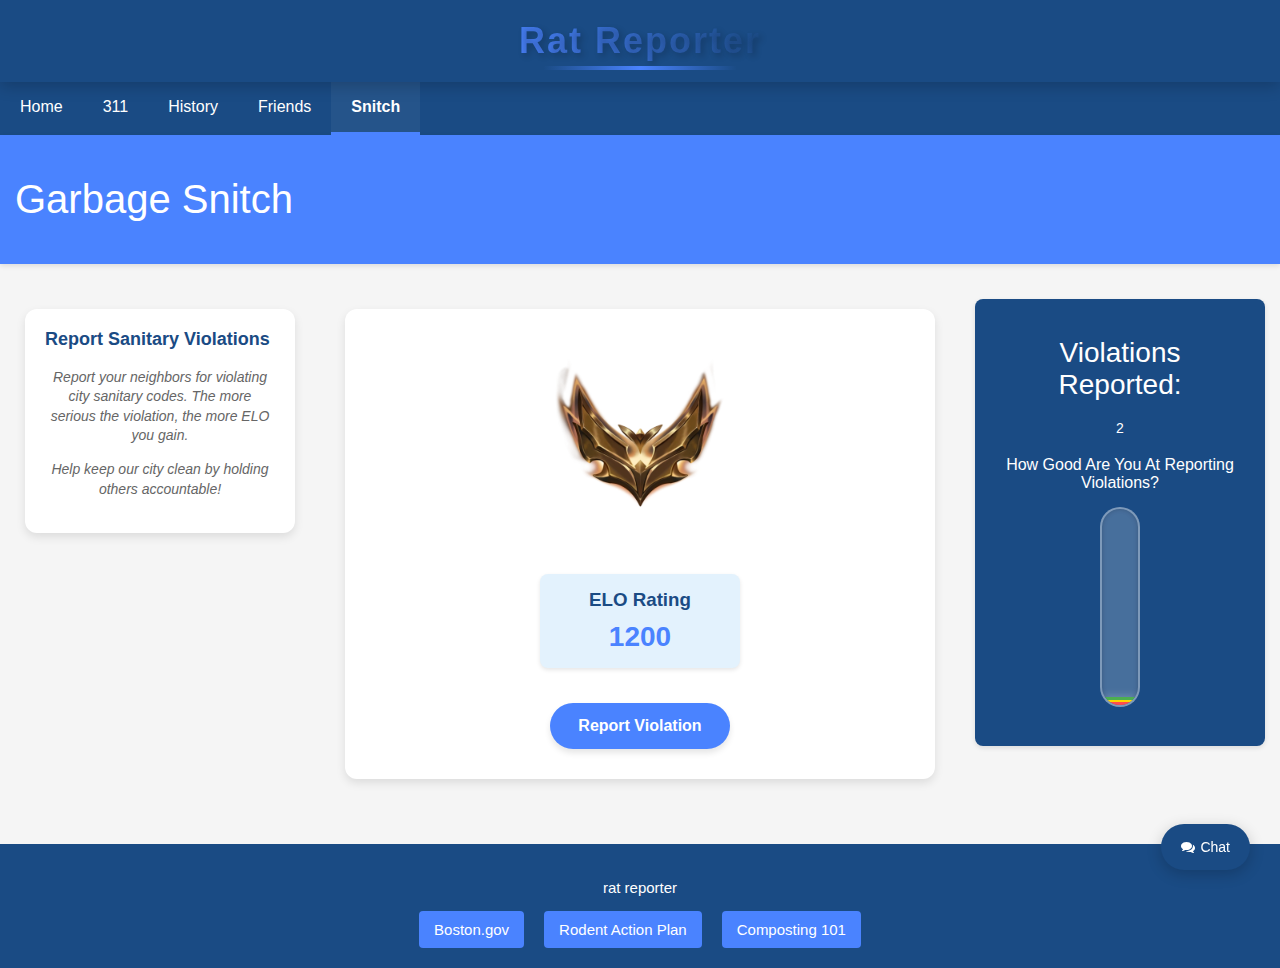
<file: snitch.html>
<!DOCTYPE html>
<html>
<head>
  <title>Garbage Snitch</title>
  <link rel="icon" type="image/x-icon" href="favicon.ico">
  <meta name="viewport" content="width=device-width, initial-scale=1.0">
  <link rel="stylesheet" href="https://cdnjs.cloudflare.com/ajax/libs/font-awesome/4.7.0/css/font-awesome.min.css">
  <link rel="stylesheet" href="exp.css">
</head>
<body>
  <div class="header">
    <h1 class="app-title">Rat Reporter</h1>
  </div>
  <div class="topnav" id="myTopnav">
    <a href="index.html">Home</a> 
    <a href="311tab.html">311</a>
    <a href="history.html">History</a>
    <a href="friends.html">Friends</a>
    <a href="snitch.html" class="active">Snitch</a>
    <a href="javascript:void(0);" class="icon" onclick="myFunction()">&#9776;</a>
  </div>

  <div class="header2">
    <h1>Garbage Snitch</h1>
  </div>

  <div class="row">
    <div class="col-3 col-s-3 menu">
      <div class="garbage-timer">
        <h3>Report Sanitary Violations</h3>
        <p class="timer-note">Report your neighbors for violating city sanitary codes. The more serious the violation, the more ELO you gain.</p>
        <p class="timer-note">Help keep our city clean by holding others accountable!</p>
      </div>
    </div>
  
    <div class="col-6 col-s-9 rank-container">
      <div class="rank-display">
        <img id="rank-icon" src="rank_icons/Season_2023_-_Silver.png" alt="Rank Icon" class="rank-img">
        <div class="elo-rating">
          <h3>ELO Rating</h3>
          <p id="elo-value">1200</p>
        </div>
        <button id="snitch-button" class="action-button">Report Violation</button>
      </div>
    </div>

    <div class="col-3 col-s-12">
      <div class="aside">
        <h1>Violations Reported:</h1>
        <p id="violations-count">0</p>
        
        <!-- Thermometer for rat mitigation progress -->
        <div class="thermometer-container">
          <h3>How Good Are You At Reporting Violations?</h3>
          <div class="thermometer">
            <div class="thermometer-fill"></div>
            <div class="thermometer-markers">
              <span class="marker europe">Europe</span>
              <span class="marker boston">Boston</span>
              <span class="marker newyork">New York</span>
            </div>
          </div>
        </div>
        
        <div id="chat-popup" class="chat-button">
          <i class="fa fa-comments"></i> Chat
        </div>
      </div>
    </div>
  </div>

  <!-- Camera Modal -->
  <div id="camera-modal" class="modal">
    <div class="modal-content">
      <span class="close-button">&times;</span>
      <h2>Report a Sanitary Violation</h2>
      <div class="camera-container">
        <video id="camera-view" autoplay playsinline></video>
        <canvas id="camera-canvas" style="display:none;"></canvas>
      </div>
      
      <!-- Violation Form -->
      <div class="violation-form">
        <div class="form-group">
          <label for="violation-type">Violation Type:</label>
          <select id="violation-type" class="form-control">
            <option value="improper_disposal">Improper Garbage Disposal</option>
            <option value="unsecured_trash">Unsecured Trash</option>
            <option value="wrong_day">Wrong Day Placement</option>
            <option value="no_recycling">No Recycling Separation</option>
            <option value="overflowing">Overflowing Containers</option>
            <option value="other">Other Violation</option>
          </select>
        </div>
        
        <div class="form-group">
          <label for="violation-comment">Comment:</label>
          <textarea id="violation-comment" class="form-control" placeholder="Describe the violation..."></textarea>
        </div>
        
        <div class="form-group">
          <label for="violation-location">Location:</label>
          <input type="text" id="violation-location" class="form-control" placeholder="Enter location...">
        </div>
      </div>
      
      <div class="camera-controls">
        <button id="camera-capture">Take Photo</button>
        <button id="photo-save" disabled>Submit Report</button>
      </div>
    </div>
  </div>

  <!-- ELO Gain Popup -->
  <div id="elo-popup" class="elo-popup">
    <div class="elo-popup-content">
      <span class="elo-close-button">&times;</span>
      <h2>Violation Reported!</h2>
      <div class="elo-gain-display">
        <img src="rank_icons/Season_2023_-_Gold.png" alt="Rank Up" class="elo-rank-img">
        <div class="elo-points">
          <h3>ELO Gained</h3>
          <p id="elo-gained-value">+25</p>
        </div>
      </div>
      <p id="elo-message">Thank you for keeping our city clean!</p>
    </div>
  </div>

  <script>
    // API URL - change this to your backend URL when deployed
    const API_URL = 'http://localhost:5001/api';
    
    // Current user ID (in a real app, this would come from authentication)
    const CURRENT_USER_ID = 1;
    
    // Navigation function
    function myFunction() {
      var x = document.getElementById("myTopnav");
      if (x.className === "topnav") {
        x.className += " responsive";
      } else {
        x.className = "topnav";
      }
    }

    // Calculate violations reported based on ELO
    function calculateViolationsReported(eloRating) {
      return Math.max(0, Math.floor((eloRating - 1000) / 75));
    }
    
    // Update thermometer fill based on violations reported
    function updateThermometer(violationsReported) {
      // Set maximum violations for full thermometer (adjust as needed)
      const maxViolations = 50;
      
      // Calculate fill percentage (capped at 100%)
      const fillPercentage = Math.min(100, (violationsReported / maxViolations) * 100);
      
      // Update thermometer fill height
      document.querySelector('.thermometer-fill').style.height = `${fillPercentage}%`;
    }
    
    // Fetch user data from API
    async function loadUserData() {
      try {
        const response = await fetch(`${API_URL}/user/${CURRENT_USER_ID}`);
        if (!response.ok) {
          throw new Error('Failed to fetch user data');
        }
        
        const userData = await response.json();
        const eloRating = userData.elo_rating;
        
        // Update ELO display
        document.getElementById('elo-value').textContent = eloRating;
        
        // Calculate and update violations reported
        const violationsReported = calculateViolationsReported(eloRating);
        document.getElementById('violations-count').textContent = violationsReported;
        
        // Update thermometer
        updateThermometer(violationsReported);
        
        // Update rank icon
        updateRankIcon(eloRating);
      } catch (error) {
        console.error('Error loading user data:', error);
        // Fallback to localStorage if API fails
        loadUserDataFromLocalStorage();
      }
    }
    
    // Fallback function for loading user data from localStorage
    function loadUserDataFromLocalStorage() {
      const savedElo = localStorage.getItem('userElo') || '1200';
      const eloRating = parseInt(savedElo);
      
      // Update ELO display
      document.getElementById('elo-value').textContent = savedElo;
      
      // Calculate and update violations reported
      const violationsReported = calculateViolationsReported(eloRating);
      document.getElementById('violations-count').textContent = violationsReported;
      
      // Update thermometer
      updateThermometer(violationsReported);
      
      // Update rank icon
      updateRankIcon(eloRating);
    }

    // Chat popup functionality
    document.getElementById('chat-popup').addEventListener('click', function() {
      window.location.href = '311tab.html';
    });

    // Camera functionality
    const cameraModal = document.getElementById('camera-modal');
    const cameraView = document.getElementById('camera-view');
    const cameraCanvas = document.getElementById('camera-canvas');
    const captureButton = document.getElementById('camera-capture');
    const saveButton = document.getElementById('photo-save');
    const closeButton = document.querySelector('.close-button');
    let stream = null;
    let capturedPhoto = null;

    // Open camera modal
    document.getElementById('snitch-button').addEventListener('click', function() {
      cameraModal.style.display = 'block';
      startCamera();
    });

    // Close camera modal
    closeButton.addEventListener('click', function() {
      cameraModal.style.display = 'none';
      stopCamera();
    });

    // Start camera
    async function startCamera() {
      try {
        stream = await navigator.mediaDevices.getUserMedia({ video: true });
        cameraView.srcObject = stream;
        saveButton.disabled = true;
      } catch (err) {
        console.error("Error accessing camera: ", err);
        alert("Could not access camera. Please check permissions.");
      }
    }

    // Stop camera
    function stopCamera() {
      if (stream) {
        stream.getTracks().forEach(track => track.stop());
      }
    }

    // Capture photo
    captureButton.addEventListener('click', function() {
      const context = cameraCanvas.getContext('2d');
      cameraCanvas.width = cameraView.videoWidth;
      cameraCanvas.height = cameraView.videoHeight;
      context.drawImage(cameraView, 0, 0, cameraCanvas.width, cameraCanvas.height);
      capturedPhoto = cameraCanvas.toDataURL('image/png');
      saveButton.disabled = false;
    });

    // Save photo and violation report
    saveButton.addEventListener('click', async function() {
      if (!capturedPhoto) return;
      
      // Get form values
      const violationType = document.getElementById('violation-type').value;
      const comment = document.getElementById('violation-comment').value;
      const location = document.getElementById('violation-location').value;
      
      try {
        // First, calculate potential ELO gain
        const eloResponse = await fetch(`${API_URL}/photos/elo`, {
          method: 'POST',
          headers: {
            'Content-Type': 'application/json'
          },
          body: JSON.stringify({
            hours_until_pickup: 24, // Default value
            is_violation_report: true,
            violation_type: violationType
          })
        });
        
        const eloData = await eloResponse.json();
        
        // Upload photo and violation report to API
        const uploadResponse = await fetch(`${API_URL}/photos/upload`, {
          method: 'POST',
          headers: {
            'Content-Type': 'application/json'
          },
          body: JSON.stringify({
            user_id: CURRENT_USER_ID,
            photo: capturedPhoto,
            is_violation_report: true,
            violation_type: violationType,
            comment: comment,
            location: location
          })
        });
        
        if (!uploadResponse.ok) {
          throw new Error('Failed to upload violation report');
        }
        
        const photoData = await uploadResponse.json();
        
        // Update user's ELO
        await fetch(`${API_URL}/user/${CURRENT_USER_ID}/elo`, {
          method: 'PUT',
          headers: {
            'Content-Type': 'application/json'
          },
          body: JSON.stringify({
            elo_change: eloData.elo_gain
          })
        });
        
        // Reload user data to update UI
        await loadUserData();
        
        // Close modal
        cameraModal.style.display = 'none';
        stopCamera();
        
        // Show ELO gain popup
        showEloPopup(eloData.elo_gain, eloData.message);
      } catch (error) {
        console.error('Error saving violation report:', error);
        
        // Fallback to localStorage if API fails
        saveViolationToLocalStorage();
      }
    });
    
    // Fallback function for saving violation to localStorage
    function saveViolationToLocalStorage() {
      // Get form values
      const violationType = document.getElementById('violation-type').value;
      const comment = document.getElementById('violation-comment').value;
      const location = document.getElementById('violation-location').value;
      
      // Save to local storage
      const timestamp = new Date().toISOString();
      const violations = JSON.parse(localStorage.getItem('violationReports') || '[]');
      violations.push({
        id: Date.now(),
        data: capturedPhoto,
        timestamp: timestamp,
        violation_type: violationType,
        comment: comment,
        location: location
      });
      localStorage.setItem('violationReports', JSON.stringify(violations));
      
      // Update ELO based on violation type
      updateEloForViolationReport(violationType);
      
      // Close modal
      cameraModal.style.display = 'none';
      stopCamera();
      
      // Show ELO gain popup
      const eloGain = getEloGainForViolationType(violationType);
      showEloPopup(eloGain, "Thank you for reporting this violation!");
    }

    // ELO calculation based on violation type (fallback function)
    function updateEloForViolationReport(violationType) {
      // Get current ELO
      let currentElo = parseInt(document.getElementById('elo-value').textContent);
      
      // Calculate bonus based on violation type
      const eloBonus = getEloGainForViolationType(violationType);
      
      // Update ELO
      currentElo += eloBonus;
      document.getElementById('elo-value').textContent = currentElo;
      localStorage.setItem('userElo', currentElo);
      
      // Calculate and update violations reported
      const violationsReported = calculateViolationsReported(currentElo);
      document.getElementById('violations-count').textContent = violationsReported;
      
      // Update thermometer
      updateThermometer(violationsReported);
      
      // Update rank based on new ELO
      updateRankIcon(currentElo);
    }

    // Get ELO gain based on violation type
    function getEloGainForViolationType(violationType) {
      switch(violationType) {
        case 'improper_disposal':
          return 30;
        case 'unsecured_trash':
          return 25;
        case 'wrong_day':
          return 35;
        case 'no_recycling':
          return 40;
        case 'overflowing':
          return 20;
        case 'other':
          return 15;
        default:
          return 20;
      }
    }

    // Show ELO gain popup
    function showEloPopup(eloGain, message) {
      const popup = document.getElementById('elo-popup');
      const eloGainedValue = document.getElementById('elo-gained-value');
      const eloMessage = document.getElementById('elo-message');
      const eloCloseButton = document.querySelector('.elo-close-button');
      
      // Set values
      eloGainedValue.textContent = `+${eloGain}`;
      eloMessage.textContent = message;
      
      // Show popup
      popup.style.display = 'block';
      
      // Close popup when clicking the close button
      eloCloseButton.onclick = function() {
        popup.style.display = 'none';
      };
      
      // Close popup when clicking outside of it
      window.onclick = function(event) {
        if (event.target == popup) {
          popup.style.display = 'none';
        }
      };
      
      // Auto-close after 5 seconds
      setTimeout(function() {
        popup.style.display = 'none';
      }, 5000);
    }

    // Update rank icon based on ELO
    function updateRankIcon(elo) {
      let rankIcon = '';
      
      if (elo < 800) {
        rankIcon = 'Season_2023_-_Iron.png';
      } else if (elo < 1200) {
        rankIcon = 'Season_2023_-_Silver.png';
      } else if (elo < 1600) {
        rankIcon = 'Season_2023_-_Gold.png';
      } else if (elo < 2000) {
        rankIcon = 'Season_2023_-_Platinum.png';
      } else if (elo < 2400) {
        rankIcon = 'Season_2023_-_Emerald.png';
      } else if (elo < 2800) {
        rankIcon = 'Season_2023_-_Challenger.png';
      } else {
        rankIcon = 'Season_2023_-_Grandmaster.png';
      }
      
      document.getElementById('rank-icon').src = 'rank_icons/' + rankIcon;
    }

    // Load user data on page load
    window.addEventListener('load', function() {
      loadUserData();
    });
  </script>
  
  <style>
    /* Additional styles for the violation form and ELO popup */
    .violation-form {
      margin: 20px 0;
    }
    
    .form-group {
      margin-bottom: 15px;
    }
    
    .form-group label {
      display: block;
      margin-bottom: 5px;
      font-weight: 600;
      color: var(--dark-blue);
    }
    
    .form-control {
      width: 100%;
      padding: 10px;
      border: 1px solid var(--gray);
      border-radius: 4px;
      font-family: inherit;
      font-size: 16px;
    }
    
    select.form-control {
      height: 42px;
    }
    
    textarea.form-control {
      height: 100px;
      resize: vertical;
    }
    
    /* ELO Popup Styles */
    .elo-popup {
      display: none;
      position: fixed;
      z-index: 2000;
      left: 0;
      top: 0;
      width: 100%;
      height: 100%;
      background-color: rgba(0,0,0,0.8);
      animation: fadeIn 0.3s ease-out;
    }
    
    .elo-popup-content {
      background-color: var(--white);
      margin: 10% auto;
      padding: 30px;
      width: 90%;
      max-width: 500px;
      border-radius: 12px;
      box-shadow: 0 10px 30px rgba(0,0,0,0.3);
      animation: bounceIn 0.5s ease-out;
      text-align: center;
    }
    
    @keyframes bounceIn {
      0% { transform: scale(0.3); opacity: 0; }
      50% { transform: scale(1.05); opacity: 0.9; }
      70% { transform: scale(0.9); }
      100% { transform: scale(1); opacity: 1; }
    }
    
    .elo-close-button {
      color: var(--dark-gray);
      float: right;
      font-size: 28px;
      font-weight: bold;
      cursor: pointer;
      transition: color var(--transition-speed);
      width: 40px;
      height: 40px;
      display: flex;
      align-items: center;
      justify-content: center;
      border-radius: 50%;
    }
    
    .elo-close-button:hover {
      color: var(--dark-blue);
      background-color: var(--light-gray);
    }
    
    .elo-gain-display {
      display: flex;
      flex-direction: column;
      align-items: center;
      margin: 20px 0;
    }
    
    .elo-rank-img {
      max-width: 120px;
      height: auto;
      margin-bottom: 15px;
      animation: pulse 2s infinite;
    }
    
    @keyframes pulse {
      0% { transform: scale(1); }
      50% { transform: scale(1.1); }
      100% { transform: scale(1); }
    }
    
    .elo-points {
      padding: 15px;
      background-color: var(--light-blue);
      border-radius: 8px;
      box-shadow: 0 2px 4px rgba(0,0,0,0.1);
      width: 200px;
    }
    
    .elo-points h3 {
      margin: 0 0 10px 0;
      color: var(--dark-blue);
    }
    
    #elo-gained-value {
      font-size: 32px;
      font-weight: bold;
      margin: 0;
      color: #27ae60;
      animation: fadeInUp 1s;
    }
    
    @keyframes fadeInUp {
      from { opacity: 0; transform: translateY(20px); }
      to { opacity: 1; transform: translateY(0); }
    }
    
    #elo-message {
      font-size: 18px;
      color: var(--dark-blue);
      margin: 20px 0 10px;
    }
  </style>
    
  <footer>
    <p>rat reporter</p>
    <div class="footer-links">
      <a href="https://www.boston.gov/" class="footer-button" target="_blank">Boston.gov</a>
      <a href="https://www.boston.gov/departments/inspectional-services/boston-rodent-action-plan" class="footer-button" target="_blank">Rodent Action Plan</a>
      <a href="https://www.nrdc.org/stories/composting-101" class="footer-button" target="_blank">Composting 101</a>
    </div>
  </footer>
</body>
</html>
</file>
<file: exp.css>
:root {
  --dark-blue: #1a4b84;
  --medium-blue: #4a83ff;
  --light-blue: #e3f2fd;
  --white: #ffffff;
  --light-gray: #f5f5f5;
  --gray: #e0e0e0;
  --dark-gray: #666666;
  --transition-speed: 0.3s;
}

body {
  margin: 0;
  font-family: 'Segoe UI', Tahoma, Geneva, Verdana, sans-serif;
  background-color: var(--light-gray);
  color: #333;
}
* {
  box-sizing: border-box;
}

@import url('https://fonts.googleapis.com/css2?family=Orbitron:wght@400;500;600;700;800;900&display=swap');

.header {
  background-color: var(--dark-blue);
  padding: 20px;
  text-align: center;
  box-shadow: 0 4px 15px rgba(0,0,0,0.2);
  position: relative;
  overflow: hidden;
}

.app-title {
  font-family: 'Orbitron', sans-serif;
  font-size: 36px;
  font-weight: 800;
  margin: 0;
  background: linear-gradient(45deg, #4a83ff, #1a4b84);
  background-clip: text;
  -webkit-background-clip: text;
  color: transparent;
  text-shadow: 3px 3px 6px rgba(0,0,0,0.2);
  letter-spacing: 2px;
  position: relative;
  display: inline-block;
  transition: all 0.3s ease;
}

.app-title:hover {
  transform: scale(1.05);
  text-shadow: 4px 4px 8px rgba(0,0,0,0.3);
}

.app-title::before {
  content: '';
  position: absolute;
  width: 100%;
  height: 4px;
  bottom: -8px;
  left: 0;
  background: linear-gradient(90deg, transparent, var(--medium-blue), transparent);
  transform: scaleX(0.8);
  transition: transform 0.3s ease;
}

.app-title:hover::before {
  transform: scaleX(1);
}

/* header img */
.headerimg {
  max-width: 70%;
  height: auto;
  
  
}

/* Navigation styles */
.topnav {
  background-color: var(--dark-blue);
  overflow: hidden;
  box-shadow: 0 2px 5px rgba(0,0,0,0.2);
}

.topnav a {
  float: left;
  display: block;
  color: var(--white);
  text-align: center;
  padding: 16px 20px;
  text-decoration: none;
  font-size: 16px;
  font-weight: 500;
  font-family: 'Segoe UI', Tahoma, Geneva, Verdana, sans-serif;
  transition: background-color var(--transition-speed), color var(--transition-speed);
  border-bottom: 3px solid transparent;
}

.topnav a:hover {
  background-color: rgba(255, 255, 255, 0.1);
  border-bottom: 3px solid var(--medium-blue);
}

.active {
  background-color: rgba(255, 255, 255, 0.05);
  border-bottom: 3px solid var(--medium-blue) !important;
  font-weight: 600 !important;
}

/* Hide the link that should open and close the topnav on small screens */
.topnav .icon {
  display: none;
}

/* Dropdown container - needed to position the dropdown content */
.dropdown {
  float: left;
  overflow: hidden;
}

/* Style the dropdown button to fit inside the topnav */
.dropdown .dropbtn {
  font-size: 17px;
  border: none;
  outline: none;
  color: rgb(42, 46, 42);
  padding: 24px 26px;
  background-color: inherit;
  font-family: inherit;
  margin: 0;
  font-family: 'Segoe UI', Tahoma, Geneva, Verdana, sans-serif;
}

/* Style the dropdown content (hidden by default) */
.dropdown-content {
  display: none;
  position: absolute;
  background-color: #f9f9f9;
  min-width: 160px;
  box-shadow: 0px 8px 16px 0px rgba(0,0,0,0.2);
  z-index: 1;
}

/* Style the links inside the dropdown */
.dropdown-content a {
  float: none;
  color: black;
  padding: 16px 18px;
  text-decoration: none;
  display: block;
  text-align: left;
}

/* Dropdown styles */
.dropdown:hover .dropbtn {
  background-color: rgba(255, 255, 255, 0.1);
  border-bottom: 3px solid var(--medium-blue);
}

/* Add a grey background to dropdown links on hover */
.dropdown-content a:hover {
  background-color: #ddd;
  color: black;
}
 
/* Show the dropdown menu when the user moves the mouse over the dropdown button */
.dropdown:hover .dropdown-content {
  display: block;
}

/* When the screen is less than 600 pixels wide, hide all links, except for the first one ("Home"). Show the link that contains should open and close the topnav (.icon) */
@media screen and (max-width: 600px) {
  .topnav a:not(:first-child), .dropdown .dropbtn {
    display: none;
  }
  .topnav a.icon {
    float: right;
    display: block;
  }
}

/* The "responsive" class is added to the topnav with JavaScript when the user clicks on the icon. This class makes the topnav look good on small screens (display the links vertically instead of horizontally) */
@media screen and (max-width: 600px) {
  .topnav.responsive {position: relative;}
  .topnav.responsive a.icon {
    position: absolute;
    right: 0;
    top: 0;
  }
  .topnav.responsive a {
    float: none;
    display: block;
    text-align: left;
  }
  .topnav.responsive .dropdown {float: none;}
  .topnav.responsive .dropdown-content {position: relative;}
  .topnav.responsive .dropdown .dropbtn {
    display: block;
    width: 100%;
    text-align: left;
  }
}
body, html {
    height: 100%;
    margin: 0;
    font-family: 'Segoe UI', Tahoma, Geneva, Verdana, sans-serif;
  }

  .row::after {
    content: "";
    clear: both;
    display: table;
  }
  
  [class*="col-"] {
    float: left;
    padding: 15px;
  }
  
  html {
    font-family: 'Segoe UI', Tahoma, Geneva, Verdana, sans-serif;
  }

  
  
  
  
  .header2 {
    text-decoration: none;
    font-size: 20px;
    background-color: var(--medium-blue);
    color: var(--white);
    padding: 15px;
    margin-bottom: 20px;
    box-shadow: 0 2px 5px rgba(0,0,0,0.1);
  }

  .header2 h1 {
    font-weight: 200;
  }

  .menu p {
    text-align: center;
  }
  .menu ul {
    list-style-type: none;
    margin: 0;
    padding: 0;
  }
  .btlink {
    color: #ffffff;
    text-decoration: underline;
  }
  .menu li {
    padding: 15px;
    margin-bottom: 10px;
    font-weight: 500;
    background-color: var(--medium-blue);
    color: var(--white);
    text-decoration: none;
    box-shadow: 0 2px 5px rgba(0,0,0,0.1);
    text-align: center;
    border-radius: 6px;
    transition: transform var(--transition-speed), box-shadow var(--transition-speed);
  }
  
  .menu li:hover {
    transform: translateY(-3px);
    box-shadow: 0 4px 8px rgba(0,0,0,0.2);
  }
  
  

  .aside {
    background-color: var(--dark-blue);
    padding: 20px;
    color: var(--white);
    text-align: center;
    font-size: 14px;
    box-shadow: 0 2px 5px rgba(0,0,0,0.1);
    border-radius: 8px;
  }

  .aside h1 {
    font-weight: 200;
  }

  .aside h2 {
    font-weight: 400;
  }


  .listitems {
    font-size: 17px;
    padding: 7px;
  }


  /* For mobile phones: */
[class*="col-"] {
  width: 100%;
}

@media only screen and (min-width: 600px) {
  /* For tablets: */
  .col-s-1 {width: 8.33%;}
  .col-s-2 {width: 16.66%;}
  .col-s-3 {width: 25%;}
  .col-s-4 {width: 33.33%;}
  .col-s-5 {width: 41.66%;}
  .col-s-6 {width: 50%;}
  .col-s-7 {width: 58.33%;}
  .col-s-8 {width: 66.66%;}
  .col-s-9 {width: 75%;}
  .col-s-10 {width: 83.33%;}
  .col-s-11 {width: 91.66%;}
  .col-s-12 {width: 100%;}
}
@media only screen and (min-width: 768px) {
  /* For desktop: */
  .col-1 {width: 8.33%;}
  .col-2 {width: 16.66%;}
  .col-3 {width: 25%;}
  .col-4 {width: 33.33%;}
  .col-5 {width: 41.66%;}
  .col-6 {width: 50%;}
  .col-7 {width: 58.33%;}
  .col-8 {width: 66.66%;}
  .col-9 {width: 75%;}
  .col-10 {width: 83.33%;}
  .col-11 {width: 91.66%;}
  .col-12 {width: 100%;}
}
  
  .fa-instagram {
    padding: 15px;
    font-size: 20px;
    width: 45px;
    text-align: center;
    text-decoration: none;
    margin: 5px 2px;
    background: #125688;
    color: white;
  }

  .fa-twitter {
    padding: 15px;
    font-size: 20px;
    width: 45px;
    text-align: center;
    text-decoration: none;
    margin: 5px 2px;
    background: #55ACEE;
    color: white;
}
  
  .fa:hover {
      opacity: 0.7;
  }   
  
    footer {
      clear: both;
      font-size: 15px;
      text-align: center;
      text-decoration: none;
      padding: 20px;
      background-color: var(--dark-blue);
      color: var(--white);
      font-family: 'Segoe UI', Tahoma, Geneva, Verdana, sans-serif;
      margin-top: 40px;
    }
    
    .footer-links {
      display: flex;
      justify-content: center;
      gap: 20px;
      margin-top: 15px;
    }
    
    .footer-button {
      display: inline-block;
      padding: 10px 15px;
      background-color: var(--medium-blue);
      color: var(--white);
      text-decoration: none;
      border-radius: 4px;
      transition: background-color var(--transition-speed), transform var(--transition-speed);
    }
    
    .footer-button:hover {
      background-color: #3a73ef;
      transform: translateY(-2px);
    }

/* Rank Display Styles */
.rank-container {
  text-align: center;
}

.rank-display {
  display: flex;
  flex-direction: column;
  align-items: center;
  padding: 30px;
  background-color: var(--white);
  border-radius: 12px;
  box-shadow: 0 4px 10px rgba(0,0,0,0.1);
  margin: 10px;
}

.rank-img {
  max-width: 200px;
  height: auto;
  margin-bottom: 20px;
  transition: transform 0.5s;
}

.rank-img:hover {
  transform: scale(1.05);
}

.elo-rating {
  margin: 15px 0;
  padding: 15px;
  background-color: var(--light-blue);
  border-radius: 8px;
  box-shadow: 0 2px 4px rgba(0,0,0,0.1);
  width: 200px;
  transition: transform var(--transition-speed);
}

.elo-rating:hover {
  transform: translateY(-5px);
}

.elo-rating h3 {
  margin: 0 0 10px 0;
  color: var(--dark-blue);
}

#elo-value {
  font-size: 28px;
  font-weight: bold;
  margin: 0;
  color: var(--medium-blue);
}

/* Garbage Timer Styles */
.garbage-timer {
  background-color: var(--white);
  padding: 20px;
  border-radius: 12px;
  box-shadow: 0 4px 10px rgba(0,0,0,0.1);
  transition: transform var(--transition-speed);
  margin: 10px;
}

.garbage-timer:hover {
  transform: translateY(-5px);
}

.garbage-timer h3 {
  margin-top: 0;
  color: var(--dark-blue);
  font-size: 18px;
}

#garbage-countdown {
  font-size: 22px;
  font-weight: bold;
  color: var(--medium-blue);
  margin: 15px 0;
}

.timer-note {
  font-size: 14px;
  font-style: italic;
  color: var(--dark-gray);
  margin-top: 10px;
  line-height: 1.4;
}

/* Action Button Styles */
.action-button {
  background-color: var(--medium-blue);
  color: white;
  border: none;
  padding: 14px 28px;
  font-size: 16px;
  font-weight: 600;
  border-radius: 50px;
  cursor: pointer;
  margin-top: 20px;
  transition: all var(--transition-speed);
  box-shadow: 0 4px 6px rgba(0,0,0,0.1);
  position: relative;
  overflow: hidden;
}

.action-button:hover {
  background-color: #3a73ef;
  transform: translateY(-3px);
  box-shadow: 0 6px 12px rgba(0,0,0,0.15);
}

.action-button:active {
  transform: translateY(1px);
  box-shadow: 0 2px 4px rgba(0,0,0,0.1);
}

.action-button::after {
  content: '';
  position: absolute;
  top: 50%;
  left: 50%;
  width: 5px;
  height: 5px;
  background: rgba(255, 255, 255, 0.5);
  opacity: 0;
  border-radius: 100%;
  transform: scale(1, 1) translate(-50%);
  transform-origin: 50% 50%;
}

.action-button:focus:not(:active)::after {
  animation: ripple 1s ease-out;
}

@keyframes ripple {
  0% {
    transform: scale(0, 0);
    opacity: 0.5;
  }
  100% {
    transform: scale(100, 100);
    opacity: 0;
  }
}

/* Chat Button Styles */
.chat-button {
  position: fixed;
  bottom: 30px;
  right: 30px;
  background-color: var(--dark-blue);
  color: white;
  padding: 15px 20px;
  border-radius: 50px;
  cursor: pointer;
  box-shadow: 0 4px 15px rgba(0,0,0,0.2);
  transition: all var(--transition-speed);
  z-index: 100;
  display: flex;
  align-items: center;
}

.chat-button:hover {
  background-color: var(--medium-blue);
  transform: translateY(-5px) scale(1.05);
  box-shadow: 0 6px 20px rgba(0,0,0,0.25);
}

.chat-button:active {
  transform: translateY(0) scale(0.98);
}

.chat-button i {
  margin-right: 5px;
}

/* Camera Modal Styles */
.modal {
  display: none;
  position: fixed;
  z-index: 1000;
  left: 0;
  top: 0;
  width: 100%;
  height: 100%;
  background-color: rgba(0,0,0,0.8);
  animation: fadeIn 0.3s ease-out;
}

@keyframes fadeIn {
  from { opacity: 0; }
  to { opacity: 1; }
}

.modal-content {
  background-color: var(--white);
  margin: 5% auto;
  padding: 30px;
  width: 90%;
  max-width: 700px;
  border-radius: 12px;
  box-shadow: 0 10px 30px rgba(0,0,0,0.3);
  animation: slideIn 0.3s ease-out;
}

@keyframes slideIn {
  from { transform: translateY(-50px); opacity: 0; }
  to { transform: translateY(0); opacity: 1; }
}

.close-button {
  color: var(--dark-gray);
  float: right;
  font-size: 28px;
  font-weight: bold;
  cursor: pointer;
  transition: color var(--transition-speed);
  width: 40px;
  height: 40px;
  display: flex;
  align-items: center;
  justify-content: center;
  border-radius: 50%;
}

.close-button:hover {
  color: var(--dark-blue);
  background-color: var(--light-gray);
}

.camera-container {
  width: 100%;
  margin: 20px 0;
  text-align: center;
}

#camera-view {
  width: 100%;
  max-height: 400px;
  background-color: #f0f0f0;
  border: 1px solid #ddd;
  border-radius: 4px;
}

.camera-container {
  width: 100%;
  margin: 20px 0;
  text-align: center;
  border-radius: 8px;
  overflow: hidden;
  box-shadow: 0 4px 10px rgba(0,0,0,0.1);
}

#camera-view {
  width: 100%;
  max-height: 450px;
  background-color: var(--light-gray);
  border: 1px solid var(--gray);
  border-radius: 8px;
}

.camera-controls {
  display: flex;
  justify-content: center;
  gap: 20px;
  margin-top: 25px;
}

.camera-controls button {
  padding: 12px 24px;
  border: none;
  border-radius: 50px;
  cursor: pointer;
  font-size: 16px;
  font-weight: 600;
  transition: all var(--transition-speed);
  box-shadow: 0 4px 6px rgba(0,0,0,0.1);
}

.camera-controls button:hover {
  transform: translateY(-3px);
  box-shadow: 0 6px 12px rgba(0,0,0,0.15);
}

.camera-controls button:active {
  transform: translateY(1px);
  box-shadow: 0 2px 4px rgba(0,0,0,0.1);
}

#camera-capture {
  background-color: var(--medium-blue);
  color: white;
}

#camera-capture:hover {
  background-color: #3a73ef;
}

#photo-save {
  background-color: #27ae60;
  color: white;
}

#photo-save:hover {
  background-color: #219653;
}

#photo-save:disabled {
  background-color: var(--gray);
  color: var(--dark-gray);
  cursor: not-allowed;
  transform: none !important;
  box-shadow: none !important;
}

/* Thermometer Styles */
.thermometer-container {
  margin-top: 20px;
  margin-bottom: 20px;
  height: 250px;
  position: relative;
  text-align: center;
}

.thermometer-container h3 {
  color: var(--white);
  font-size: 16px;
  margin-bottom: 15px;
  font-weight: 500;
}

.thermometer {
  width: 40px;
  height: 200px;
  background: rgba(255, 255, 255, 0.2);
  border-radius: 20px;
  margin: 0 auto;
  position: relative;
  overflow: hidden;
  box-shadow: inset 0 0 5px rgba(0, 0, 0, 0.2);
  border: 2px solid rgba(255, 255, 255, 0.3);
}

.thermometer-fill {
  position: absolute;
  bottom: 0;
  width: 100%;
  height: 0%; /* Will be set by JavaScript */
  background: linear-gradient(to top, 
    #ff4d4d 0%, /* New York - Red */
    #ff4d4d 33.33%,
    #ffd700 33.33%, /* Boston - Gold */
    #ffd700 66.66%,
    #4CAF50 66.66%, /* Europe - Green */
    #4CAF50 100%
  );
  transition: height 1s ease-in-out;
  box-shadow: 0 0 10px rgba(255, 255, 255, 0.3);
}

.thermometer-markers {
  position: absolute;
  right: -80px;
  height: 100%;
  display: flex;
  flex-direction: column;
  justify-content: space-between;
  padding: 10px 0;
}

.marker {
  font-size: 14px;
  font-weight: bold;
  padding: 5px;
  border-radius: 4px;
  text-align: left;
}

.marker.europe { 
  color: #4CAF50; 
  margin-top: 10px;
}

.marker.boston { 
  color: #ffd700; 
}

.marker.newyork { 
  color: #ff4d4d;
  margin-bottom: 10px;
}

@media screen and (max-width: 768px) {
  .thermometer-markers {
    right: -60px;
  }
  
  .marker {
    font-size: 12px;
  }
}
</file>
